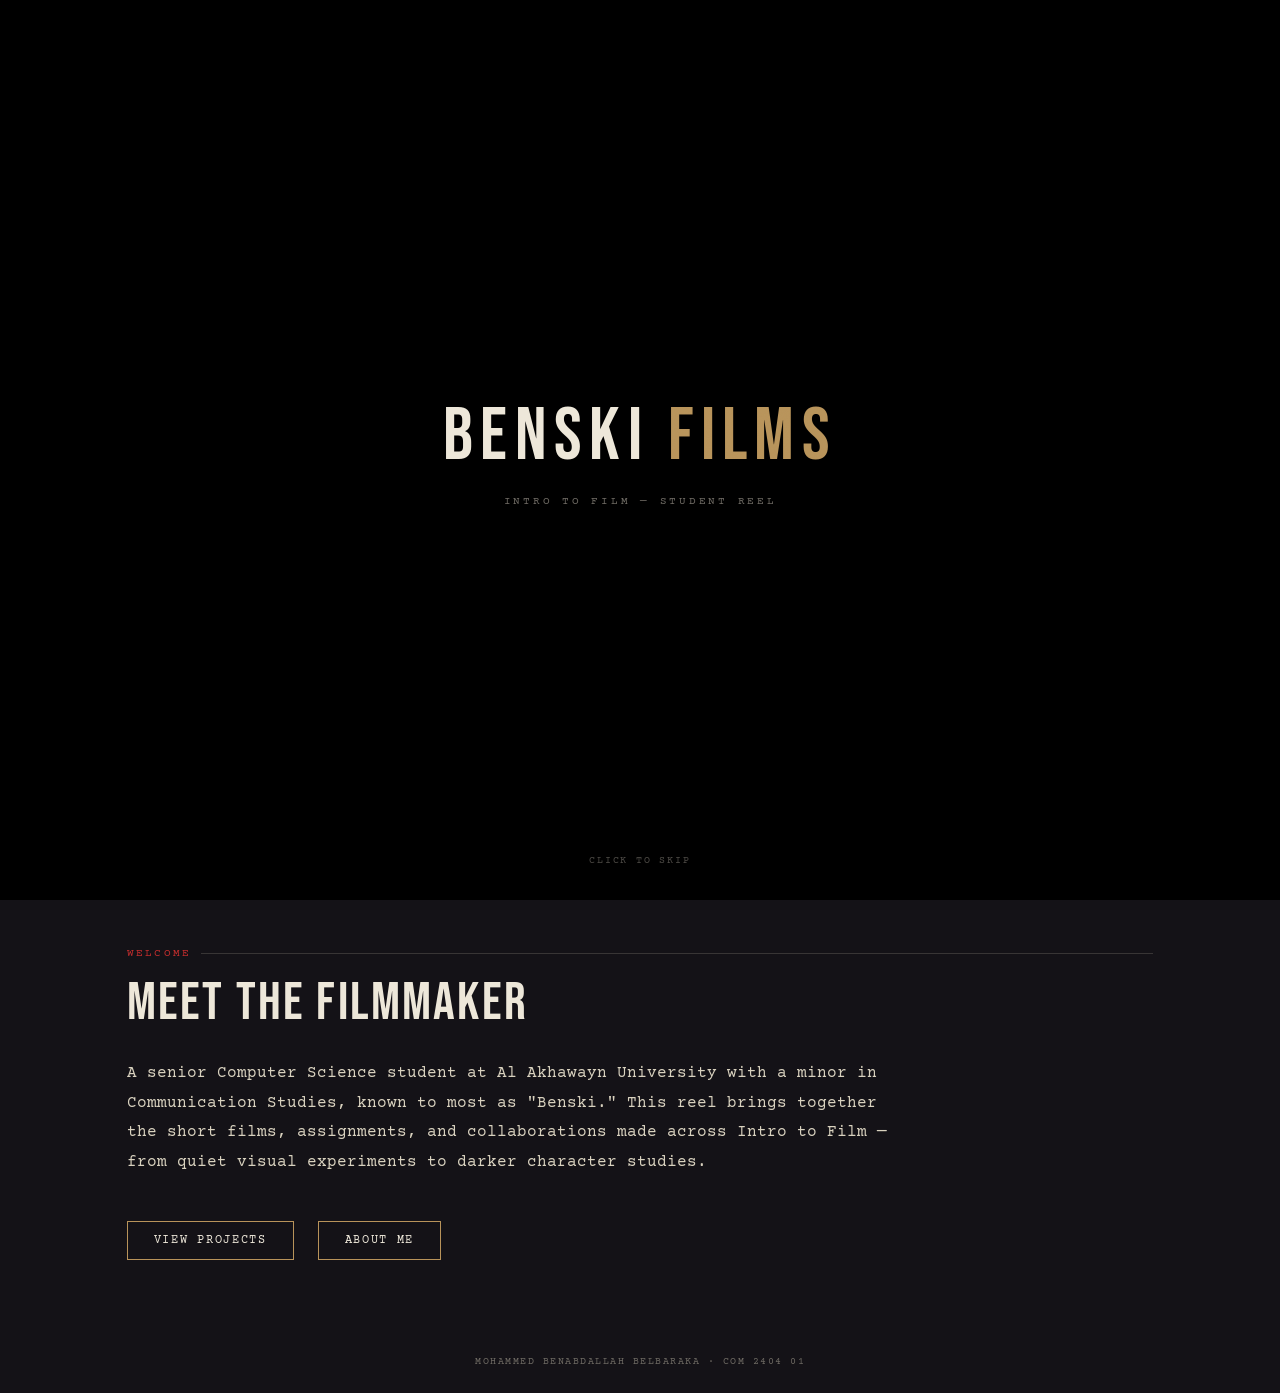
<file: index.html>
<!DOCTYPE html>
<html lang="en">
<head>
<meta charset="UTF-8">
<meta name="viewport" content="width=device-width, initial-scale=1.0">
<title>Mohammed Belbaraka — Film Portfolio</title>
<link rel="preconnect" href="https://fonts.googleapis.com">
<link href="https://fonts.googleapis.com/css2?family=Bebas+Neue&family=Courier+Prime:wght@400;700&display=swap" rel="stylesheet">
<link rel="stylesheet" href="style.css">
</head>
<body>

  <div class="intro-overlay" id="introOverlay">
    <div class="intro-content">
      <div class="intro-title" id="introTitle">BENSKI <span>FILMS</span></div>
      <div class="intro-subtitle" id="introSubtitle">Intro to Film — Student Reel</div>
    </div>
    <div class="intro-skip" id="introSkip">Click to skip</div>
  </div>

  <nav class="nav">
    <a href="index.html" class="nav-logo">BENSKI <span>FILMS</span></a>
    <ul class="nav-links">
      <li><a href="index.html" class="active">Home</a></li>
      <li><a href="about.html">About</a></li>
      <li><a href="projects.html">Projects</a></li>
      <li><a href="contact.html">Contact</a></li>
    </ul>
  </nav>

  <!-- HERO -->
  <div class="hero">
    <div class="hero-bg" id="heroBg">
      <div class="hero-bg-photo" id="heroBgPhoto"></div>
      <div class="hero-bg-overlay"></div>
    </div>

    <div class="lens-wrap">
      <div class="lens" id="lensImg"></div>
      <div class="lens-label">Mohammed "Benski" Belbaraka</div>
    </div>

    <div class="clap-top"></div>

    <div class="slate">
      <h1 class="slate-title">Mohammed Benabdallah Belbaraka</h1>
      <div class="slate-sub">Filmmaker · Cinematographer · Editor</div>

      <div class="slate-fields">
        <div class="field">
          <label>Production</label>
          <div class="val">Faceless</div>
        </div>
        <div class="field">
          <label>Director</label>
          <div class="val">Mohammed Benabdallah Belbaraka</div>
        </div>
        <div class="field">
          <label>Scene / Take</label>
          <div class="val">Student Reel / Take 01</div>
        </div>
        <div class="field">
          <label>Class</label>
          <div class="val">COM 2404 01</div>
        </div>
      </div>
    </div>
  </div>

  <div class="sprockets"></div>

  <!-- INTRO -->
  <section>
    <div class="eyebrow">Welcome</div>
    <h2 class="section-title">Meet the Filmmaker</h2>
    <p class="statement">A senior Computer Science student at Al Akhawayn University with a minor in Communication Studies, known to most as "Benski." This reel brings together the short films, assignments, and collaborations made across Intro to Film — from quiet visual experiments to darker character studies.</p>
    <a href="projects.html" class="btn">View Projects</a>
    <a href="about.html" class="btn" style="margin-left:14px;">About Me</a>
  </section>

  <footer>Mohammed Benabdallah Belbaraka · COM 2404 01</footer>

<script>
(function(){
  const IMAGES = {
    profile: "profile.jpg",
    heroBg: "hero-background.jpg"
  };

  // ---- hero background (finalized) ----
  const heroBgPhoto = document.getElementById('heroBgPhoto');
  heroBgPhoto.style.backgroundImage = `url(${IMAGES.heroBg})`;
  heroBgPhoto.style.backgroundPosition = 'center 30%';

  // ---- profile photo (finalized) ----
  const lensImg = document.getElementById('lensImg');
  lensImg.style.backgroundImage = `url(${IMAGES.profile})`;
  lensImg.style.cursor = 'default';

  // ---- iris-wipe intro reveal ----
  const overlay = document.getElementById('introOverlay');
  const title = document.getElementById('introTitle');
  const subtitle = document.getElementById('introSubtitle');
  const skipLabel = document.getElementById('introSkip');
  const prefersReducedMotion = window.matchMedia('(prefers-reduced-motion: reduce)').matches;

  function endIntro(){
    document.documentElement.style.overflow = '';
    document.body.style.overflow = '';
  }

  if (prefersReducedMotion || !overlay) {
    if (overlay) overlay.remove();
    endIntro();
  } else {
    document.documentElement.style.overflow = 'hidden';
    document.body.style.overflow = 'hidden';

    let done = false;

    function reveal(fast){
      if (done) return;
      done = true;
      title.classList.remove('intro-title-visible');
      subtitle.classList.remove('intro-title-visible');
      skipLabel.classList.remove('intro-title-visible');
      if (fast) overlay.classList.add('intro-fast');
      overlay.classList.add('intro-reveal');
      const duration = fast ? 500 : 1150;
      setTimeout(() => {
        overlay.classList.add('intro-hidden');
        endIntro();
        overlay.remove();
      }, duration + 30);
    }

    overlay.addEventListener('click', () => reveal(true));

    requestAnimationFrame(() => {
      setTimeout(() => {
        title.classList.add('intro-title-visible');
        subtitle.classList.add('intro-title-visible');
        skipLabel.classList.add('intro-title-visible');
      }, 120);
    });

    setTimeout(() => reveal(false), 1400);
  }
})();
</script>
</body>
</html>
</file>
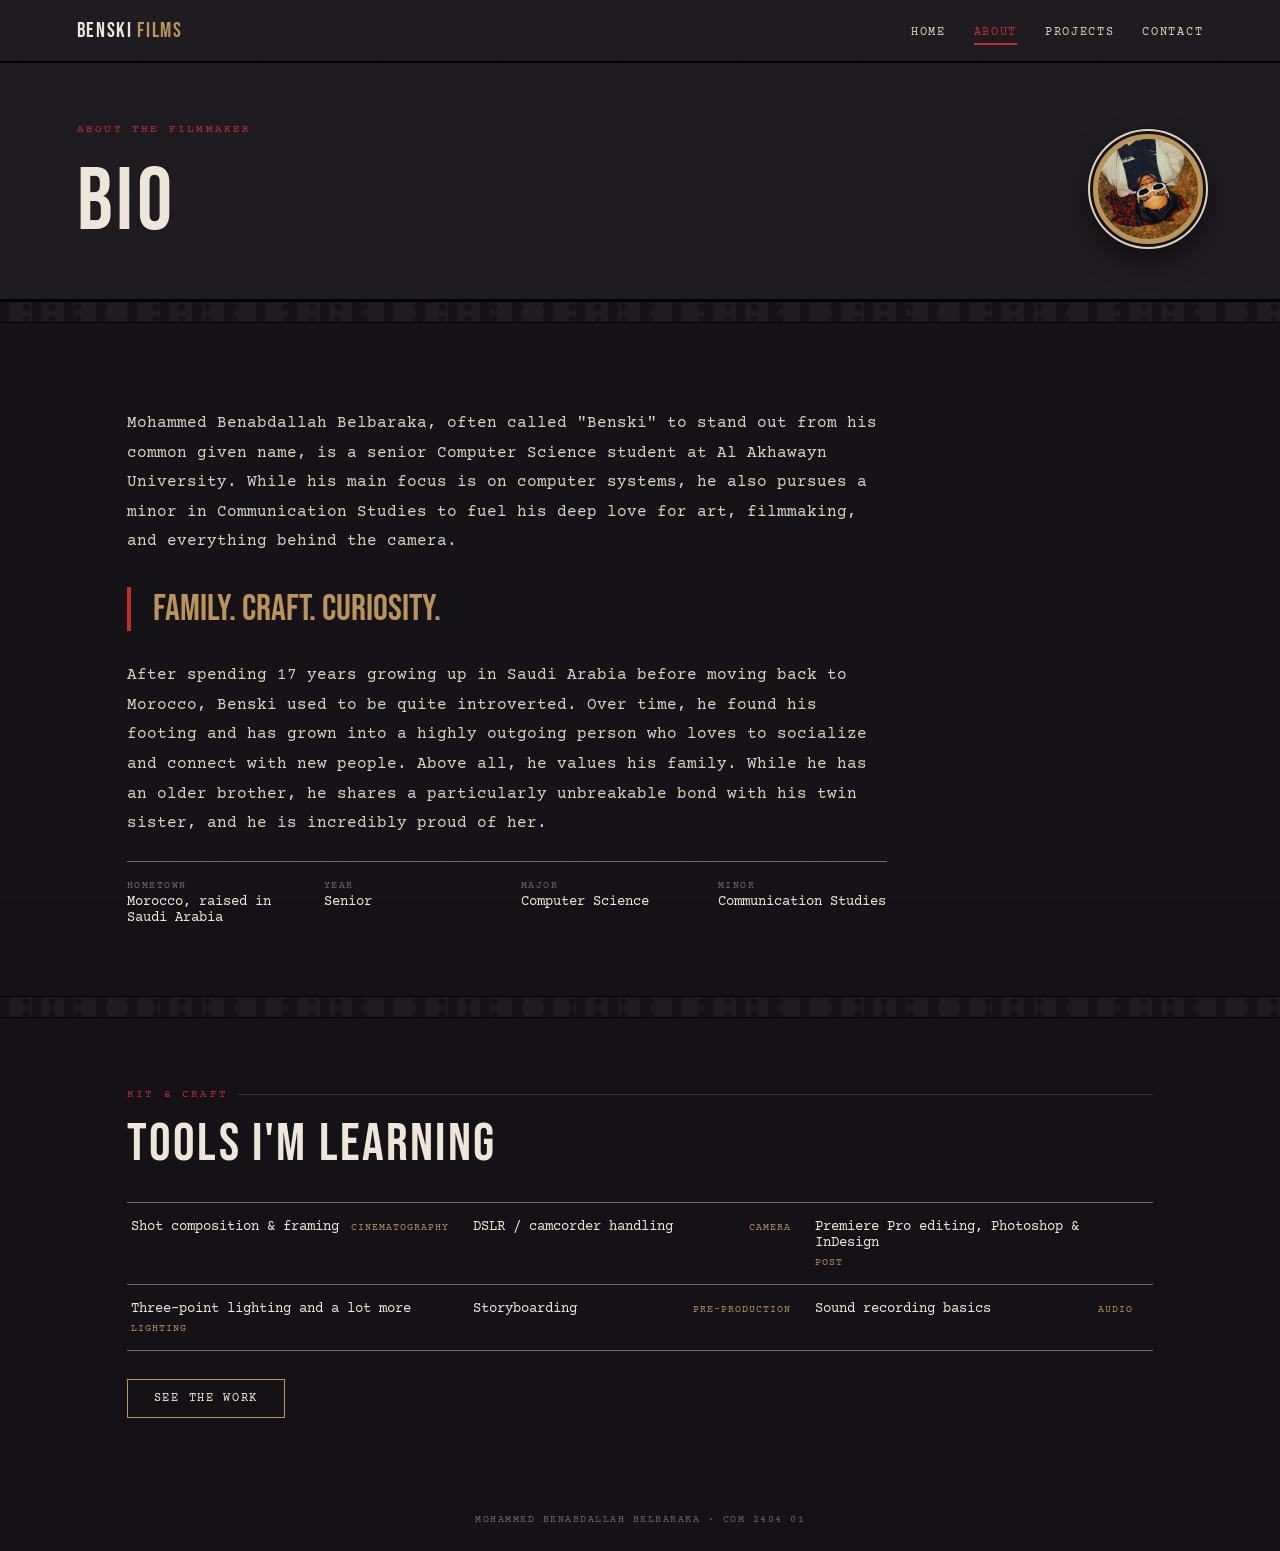
<file: about.html>
<!DOCTYPE html>
<html lang="en">
<head>
<meta charset="UTF-8">
<meta name="viewport" content="width=device-width, initial-scale=1.0">
<title>About — Mohammed Belbaraka</title>
<link rel="preconnect" href="https://fonts.googleapis.com">
<link href="https://fonts.googleapis.com/css2?family=Bebas+Neue&family=Courier+Prime:wght@400;700&display=swap" rel="stylesheet">
<link rel="stylesheet" href="style.css">
</head>
<body>

  <nav class="nav">
    <a href="index.html" class="nav-logo">BENSKI <span>FILMS</span></a>
    <ul class="nav-links">
      <li><a href="index.html">Home</a></li>
      <li><a href="about.html" class="active">About</a></li>
      <li><a href="projects.html">Projects</a></li>
      <li><a href="contact.html">Contact</a></li>
    </ul>
  </nav>

  <div class="page-header" style="display:flex; align-items:center; justify-content:space-between; flex-wrap:wrap; gap:24px;">
    <div>
      <div class="eyebrow">About the Filmmaker</div>
      <h1>Bio</h1>
    </div>
    <div class="lens" id="lensImg" style="width:110px; height:110px; flex-shrink:0;"></div>
  </div>

  <div class="sprockets"></div>

  <section>
    <p class="statement">Mohammed Benabdallah Belbaraka, often called "Benski" to stand out from his common given name, is a senior Computer Science student at Al Akhawayn University. While his main focus is on computer systems, he also pursues a minor in Communication Studies to fuel his deep love for art, filmmaking, and everything behind the camera.</p>

    <div class="pull-quote">Family. Craft. Curiosity.</div>

    <p class="statement">After spending 17 years growing up in Saudi Arabia before moving back to Morocco, Benski used to be quite introverted. Over time, he found his footing and has grown into a highly outgoing person who loves to socialize and connect with new people. Above all, he values his family. While he has an older brother, he shares a particularly unbreakable bond with his twin sister, and he is incredibly proud of her.</p>

    <div class="slate-fields" style="border-top:1px solid var(--slate); margin-top:22px; padding-top:18px; max-width:760px;">
      <div class="field">
        <label>Hometown</label>
        <div class="val">Morocco, raised in Saudi Arabia</div>
      </div>
      <div class="field">
        <label>Year</label>
        <div class="val">Senior</div>
      </div>
      <div class="field">
        <label>Major</label>
        <div class="val">Computer Science</div>
      </div>
      <div class="field">
        <label>Minor</label>
        <div class="val">Communication Studies</div>
      </div>
    </div>
  </section>

  <div class="sprockets"></div>

  <section>
    <div class="eyebrow">Kit &amp; Craft</div>
    <h2 class="section-title">Tools I'm Learning</h2>
    <div class="gear-list">
      <div class="gear-item"><span class="g-name">Shot composition &amp; framing</span><span class="g-tag">Cinematography</span></div>
      <div class="gear-item"><span class="g-name">DSLR / camcorder handling</span><span class="g-tag">Camera</span></div>
      <div class="gear-item"><span class="g-name">Premiere Pro editing, Photoshop &amp; InDesign</span><span class="g-tag">Post</span></div>
      <div class="gear-item"><span class="g-name">Three-point lighting and a lot more</span><span class="g-tag">Lighting</span></div>
      <div class="gear-item"><span class="g-name">Storyboarding</span><span class="g-tag">Pre-production</span></div>
      <div class="gear-item"><span class="g-name">Sound recording basics</span><span class="g-tag">Audio</span></div>
    </div>
    <a href="projects.html" class="btn">See the Work</a>
  </section>

  <footer>Mohammed Benabdallah Belbaraka · COM 2404 01</footer>

  <script>
  (function(){
    const lensImg = document.getElementById('lensImg');
    lensImg.style.backgroundImage = `url(profile.jpg)`;
    lensImg.style.cursor = 'default';
  })();
  </script>

</body>
</html>
</file>
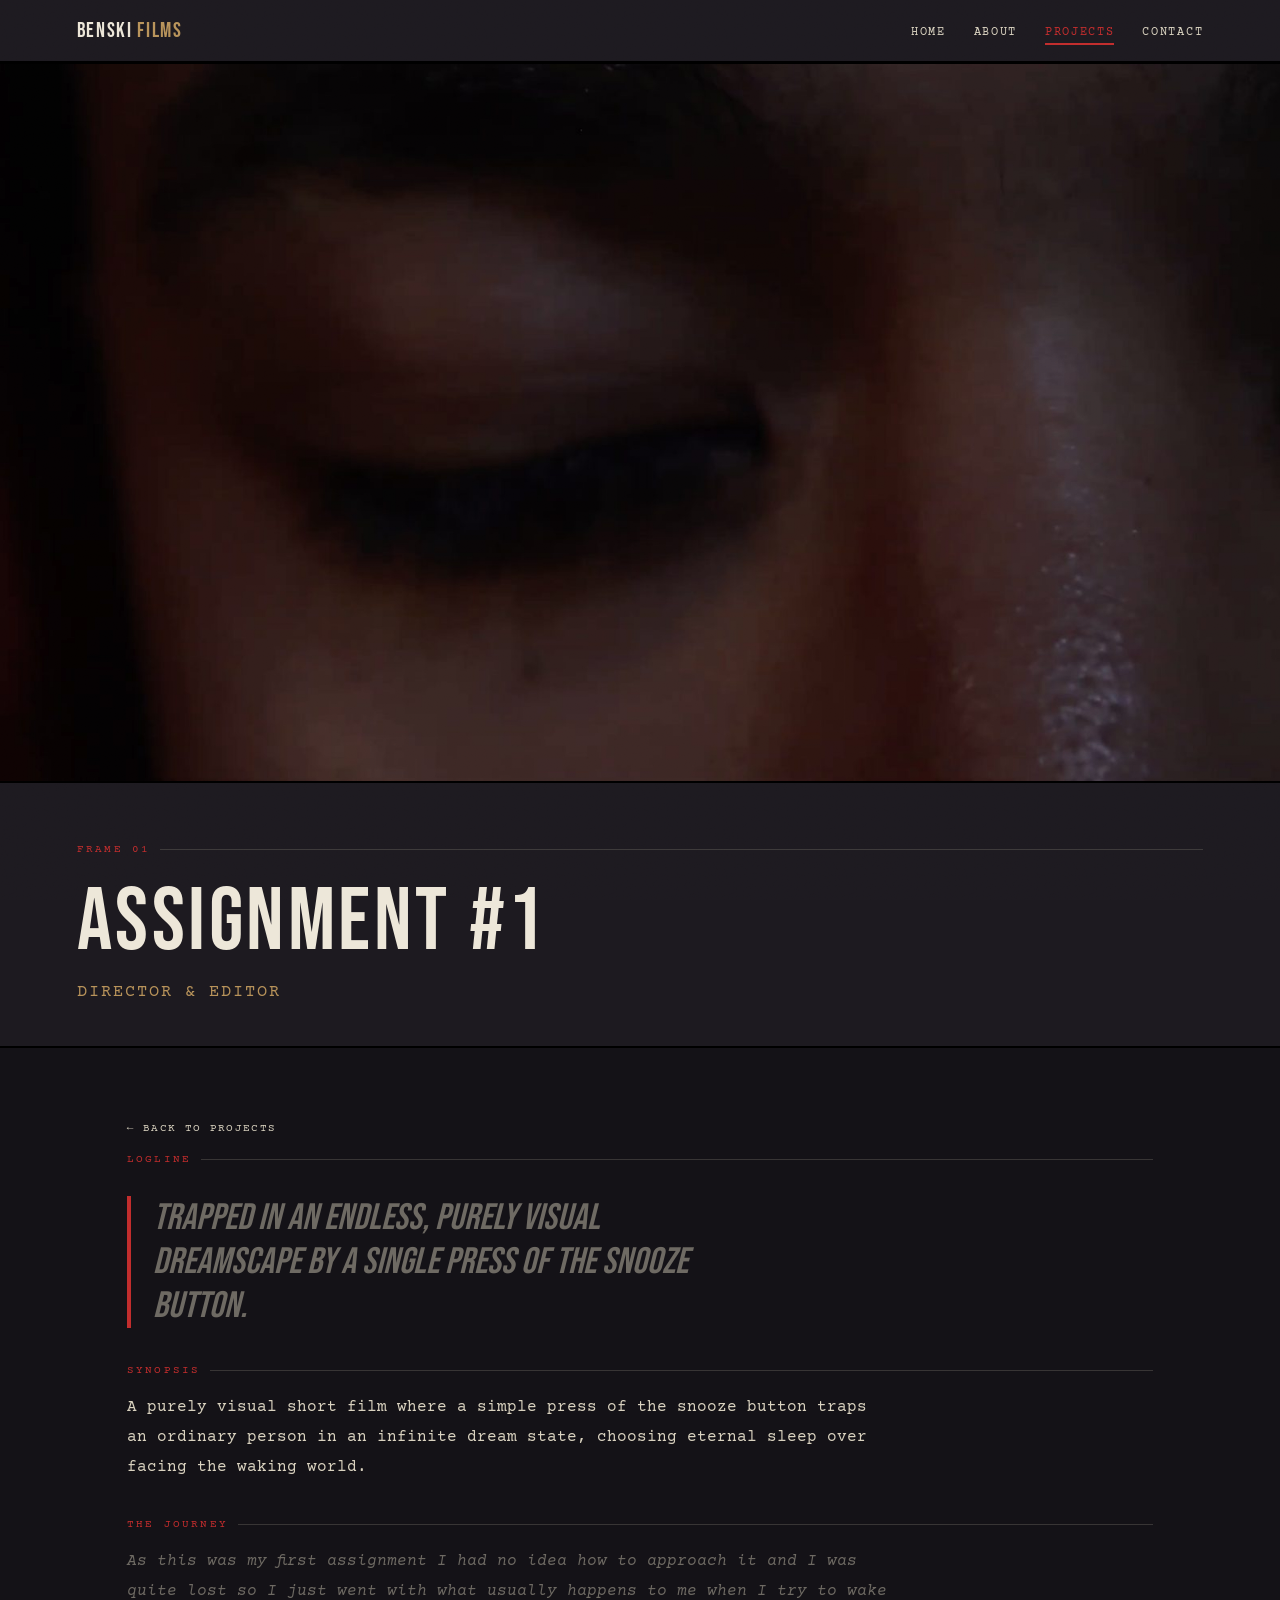
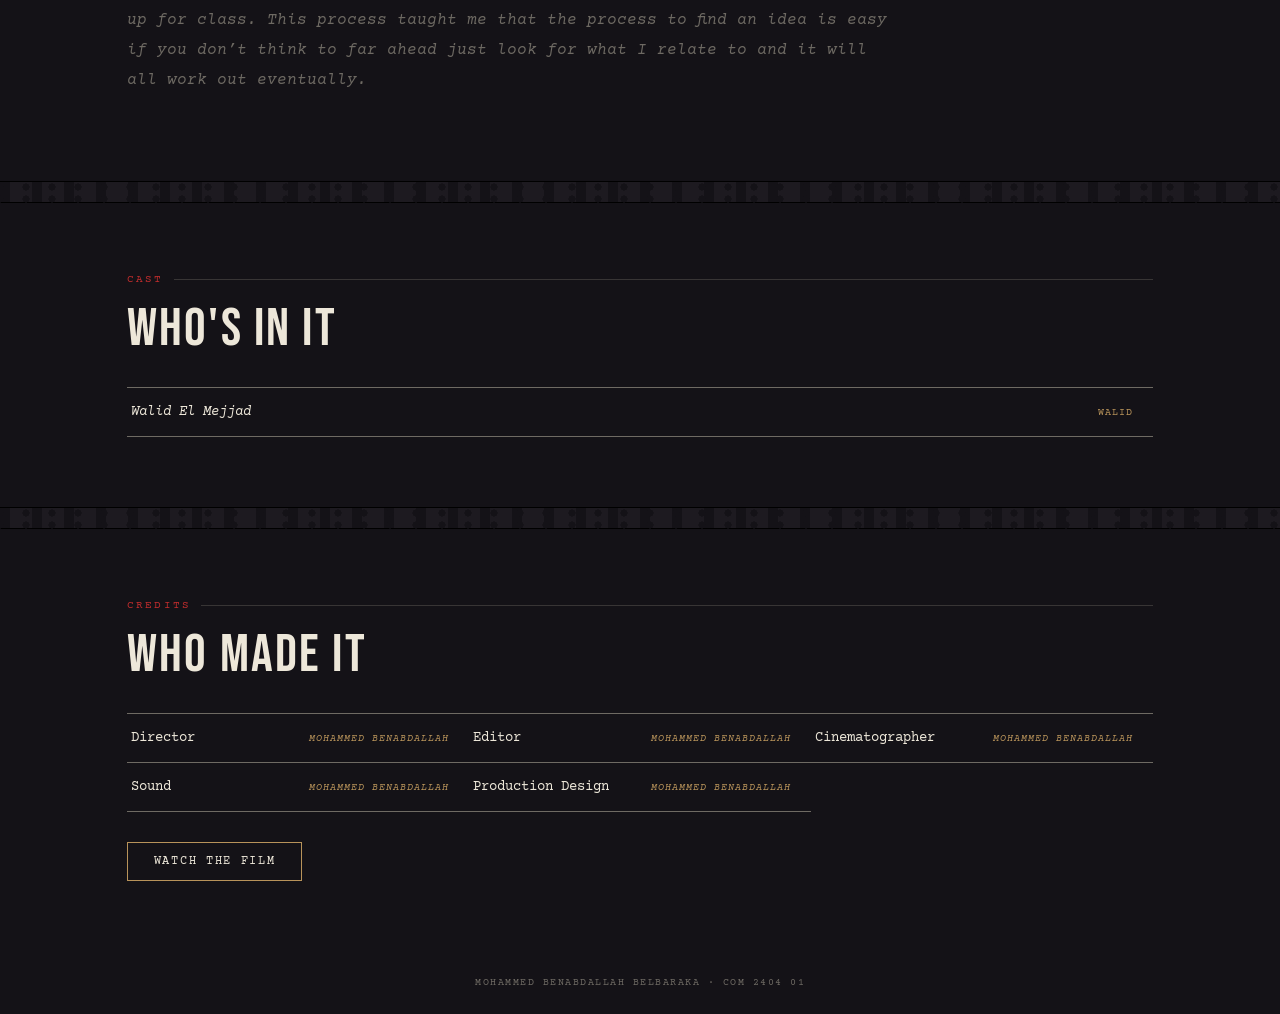
<file: assignment-1.html>
<!DOCTYPE html>
<html lang="en">
<head>
<meta charset="UTF-8">
<meta name="viewport" content="width=device-width, initial-scale=1.0">
<title>Assignment #1 — Mohammed Belbaraka</title>
<link rel="preconnect" href="https://fonts.googleapis.com">
<link href="https://fonts.googleapis.com/css2?family=Bebas+Neue&family=Courier+Prime:wght@400;700&display=swap" rel="stylesheet">
<link rel="stylesheet" href="style.css">
</head>
<body>

  <nav class="nav">
    <a href="index.html" class="nav-logo">BENSKI <span>FILMS</span></a>
    <ul class="nav-links">
      <li><a href="index.html">Home</a></li>
      <li><a href="about.html">About</a></li>
      <li><a href="projects.html" class="active">Projects</a></li>
      <li><a href="contact.html">Contact</a></li>
    </ul>
  </nav>

  <div class="film-hero-img" style="background-image:url('still-01.jpg');"></div>

  <div class="page-header">
    <div class="eyebrow">Frame 01</div>
    <h1>Assignment #1</h1>
    <div class="slate-sub" style="margin-top:8px;">Director &amp; Editor</div>
  </div>

  <section>
    <a href="projects.html" class="back-link">&larr; Back to Projects</a>

    <div class="eyebrow">Logline</div>
    <div class="pull-quote placeholder-text">Trapped in an endless, purely visual dreamscape by a single press of the snooze button.</div>

    <div class="eyebrow" style="margin-top:36px;">Synopsis</div>
    <p class="statement">A purely visual short film where a simple press of the snooze button traps an ordinary person in an infinite dream state, choosing eternal sleep over facing the waking world.</p>

    <div class="eyebrow" style="margin-top:36px;">The Journey</div>
    <p class="statement placeholder-text">As this was my first assignment I had no idea how to approach it and I was quite lost so I just went with what usually happens to me when I try to wake up for class. This process taught me that the process to find an idea is easy if you don’t think to far ahead just look for what I relate to and it will all work out eventually.</p>
  </section>

  <div class="sprockets"></div>

  <section>
    <div class="eyebrow">Cast</div>
    <h2 class="section-title">Who's In It</h2>
    <div class="gear-list">
      <div class="gear-item"><span class="g-name placeholder-text">Walid El Mejjad</span><span class="g-tag">Walid</span></div>
    </div>
  </section>

  <div class="sprockets"></div>

  <section>
    <div class="eyebrow">Credits</div>
    <h2 class="section-title">Who Made It</h2>
    <div class="gear-list">
      <div class="gear-item"><span class="g-name">Director</span><span class="g-tag placeholder-text">Mohammed Benabdallah</span></div>
      <div class="gear-item"><span class="g-name">Editor</span><span class="g-tag placeholder-text">Mohammed Benabdallah</span></div>
      <div class="gear-item"><span class="g-name">Cinematographer</span><span class="g-tag placeholder-text">Mohammed Benabdallah</span></div>
      <div class="gear-item"><span class="g-name">Sound</span><span class="g-tag placeholder-text">Mohammed Benabdallah</span></div>
      <div class="gear-item"><span class="g-name">Production Design</span><span class="g-tag placeholder-text">Mohammed Benabdallah</span></div>
      
    </div>

    <a href="https://youtu.be/NsbF_be0ybw" class="btn" style="margin-top:30px;" target="_blank" rel="noopener"><https://youtu.be/NsbF_be0ybw>Watch the Film</a>
  </section>

  <footer>Mohammed Benabdallah Belbaraka · COM 2404 01</footer>

</body>
</html>
</file>
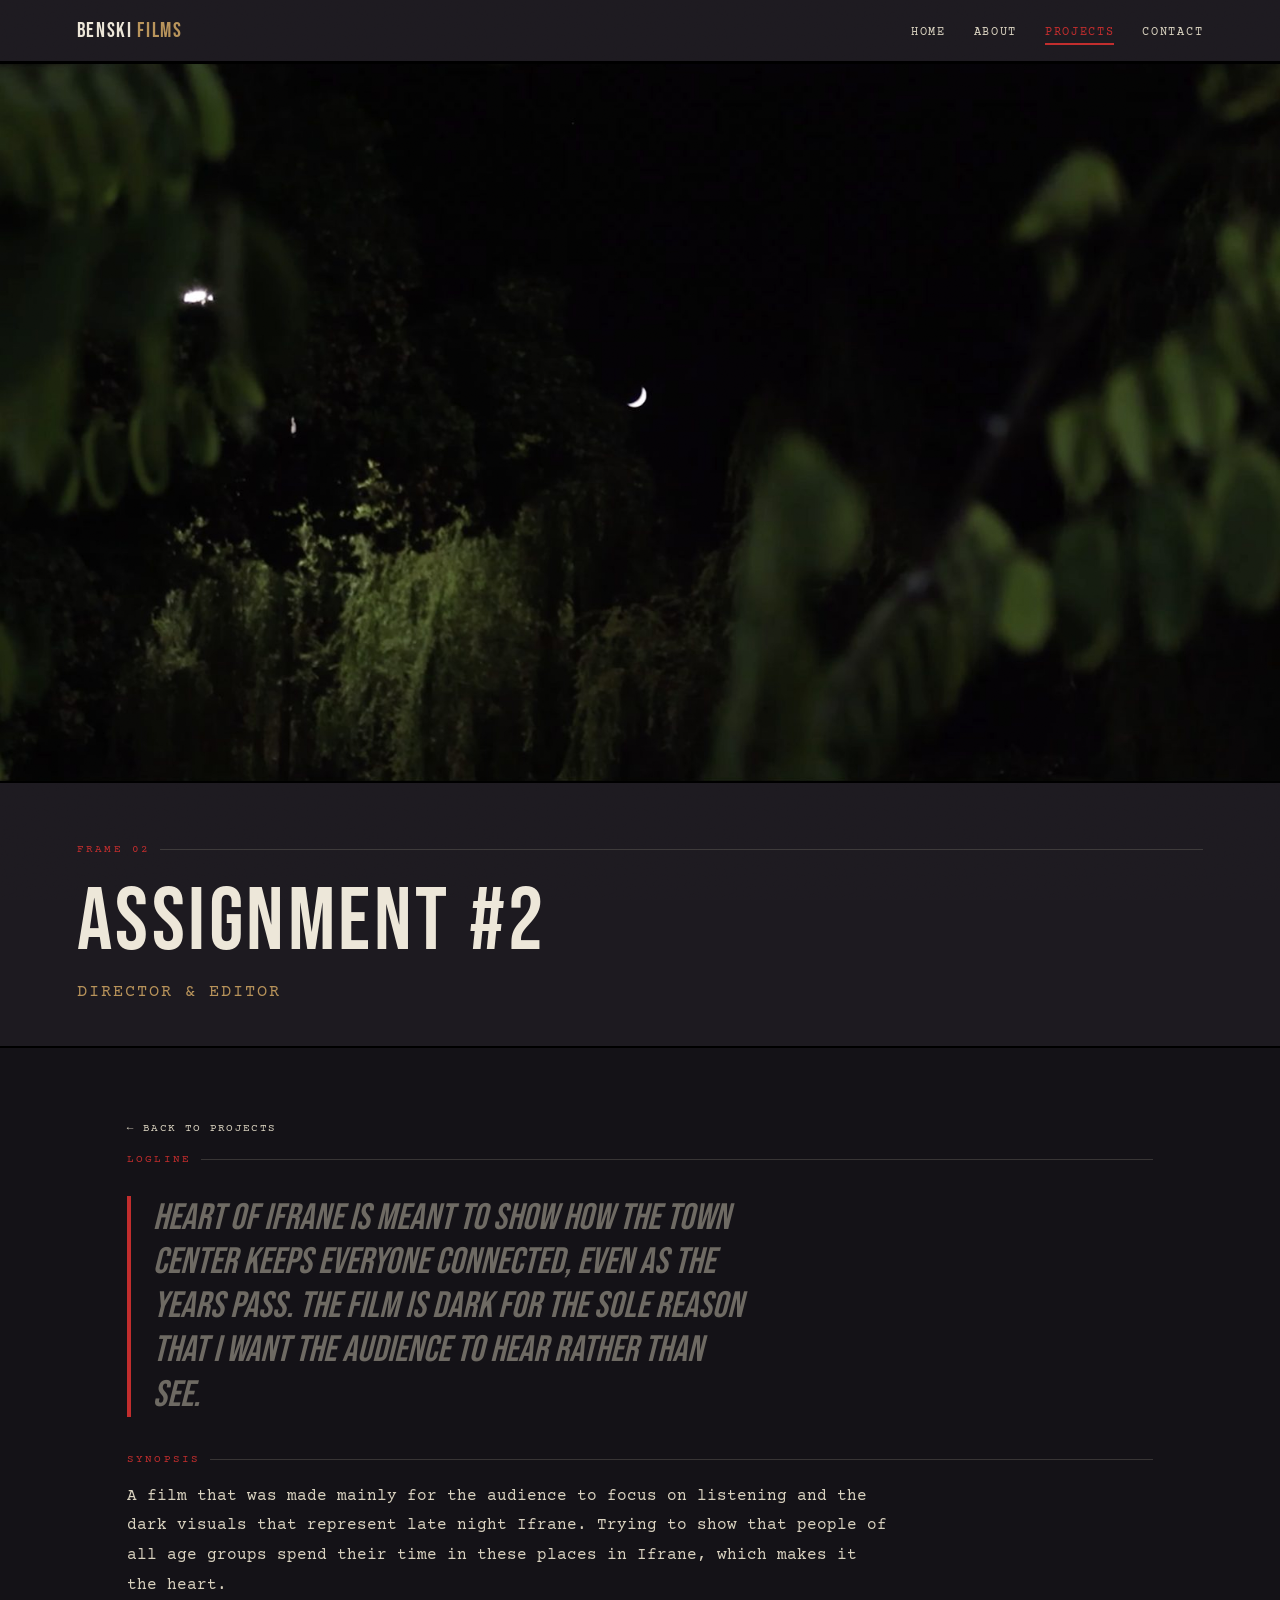
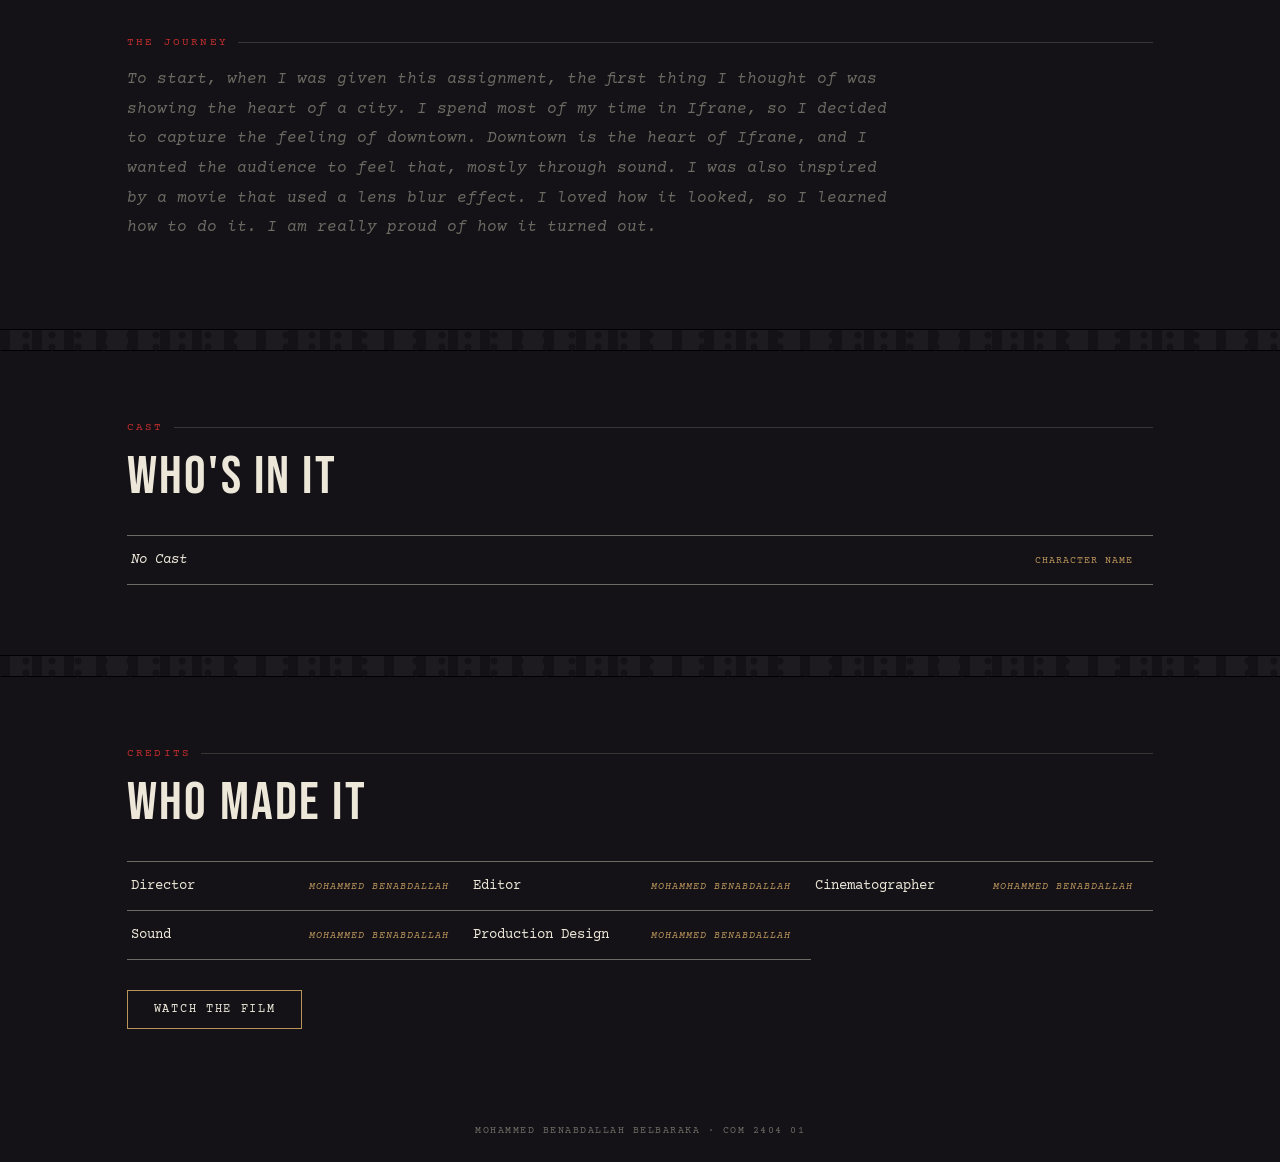
<file: assignment-2.html>
<!DOCTYPE html>
<html lang="en">
<head>
<meta charset="UTF-8">
<meta name="viewport" content="width=device-width, initial-scale=1.0">
<title>Assignment #2 — Mohammed Belbaraka</title>
<link rel="preconnect" href="https://fonts.googleapis.com">
<link href="https://fonts.googleapis.com/css2?family=Bebas+Neue&family=Courier+Prime:wght@400;700&display=swap" rel="stylesheet">
<link rel="stylesheet" href="style.css">
</head>
<body>

  <nav class="nav">
    <a href="index.html" class="nav-logo">BENSKI <span>FILMS</span></a>
    <ul class="nav-links">
      <li><a href="index.html">Home</a></li>
      <li><a href="about.html">About</a></li>
      <li><a href="projects.html" class="active">Projects</a></li>
      <li><a href="contact.html">Contact</a></li>
    </ul>
  </nav>

  <div class="film-hero-img" style="background-image:url('still-02.jpg');"></div>

  <div class="page-header">
    <div class="eyebrow">Frame 02</div>
    <h1>Assignment #2</h1>
    <div class="slate-sub" style="margin-top:8px;">Director &amp; Editor</div>
  </div>

  <section>
    <a href="projects.html" class="back-link">&larr; Back to Projects</a>

    <div class="eyebrow">Logline</div>
    <div class="pull-quote placeholder-text">Heart of Ifrane is meant to show how the town center keeps everyone connected, even as the years pass. The film is dark for the sole reason that I want the audience to hear rather than see.</div>

    <div class="eyebrow" style="margin-top:36px;">Synopsis</div>
    <p class="statement">A film that was made mainly for the audience to focus on listening and the dark visuals that represent late night Ifrane. Trying to show that people of all age groups spend their time in these places in Ifrane, which makes it the heart.</p>

    <div class="eyebrow" style="margin-top:36px;">The Journey</div>
    <p class="statement placeholder-text">To start, when I was given this assignment, the first thing I thought of was showing the heart of a city. I spend most of my time in Ifrane, so I decided to capture the feeling of downtown. Downtown is the heart of Ifrane, and I wanted the audience to feel that, mostly through sound. I was also inspired by a movie that used a lens blur effect. I loved how it looked, so I learned how to do it. I am really proud of how it turned out.</p>
  </section>

  <div class="sprockets"></div>

  <section>
    <div class="eyebrow">Cast</div>
    <h2 class="section-title">Who's In It</h2>
    <div class="gear-list">
      <div class="gear-item"><span class="g-name placeholder-text">No Cast</span><span class="g-tag">Character Name</span></div>
    </div>
  </section>

  <div class="sprockets"></div>

  <section>
    <div class="eyebrow">Credits</div>
    <h2 class="section-title">Who Made It</h2>
    <div class="gear-list">
      <div class="gear-item"><span class="g-name">Director</span><span class="g-tag placeholder-text">Mohammed Benabdallah</span></div>
      <div class="gear-item"><span class="g-name">Editor</span><span class="g-tag placeholder-text">Mohammed Benabdallah</span></div>
      <div class="gear-item"><span class="g-name">Cinematographer</span><span class="g-tag placeholder-text">Mohammed Benabdallah</span></div>
      <div class="gear-item"><span class="g-name">Sound</span><span class="g-tag placeholder-text">Mohammed Benabdallah</span></div>
      <div class="gear-item"><span class="g-name">Production Design</span><span class="g-tag placeholder-text">Mohammed Benabdallah</span></div>
    </div>

    <a href="https://youtu.be/GAsorhRPjwg" class="btn" style="margin-top:30px;" target="_blank" rel="noopener"><!-- TODO: paste the video link for "Assignment #2" here -->Watch the Film</a>
  </section>

  <footer>Mohammed Benabdallah Belbaraka · COM 2404 01</footer>

</body>
</html>
</file>
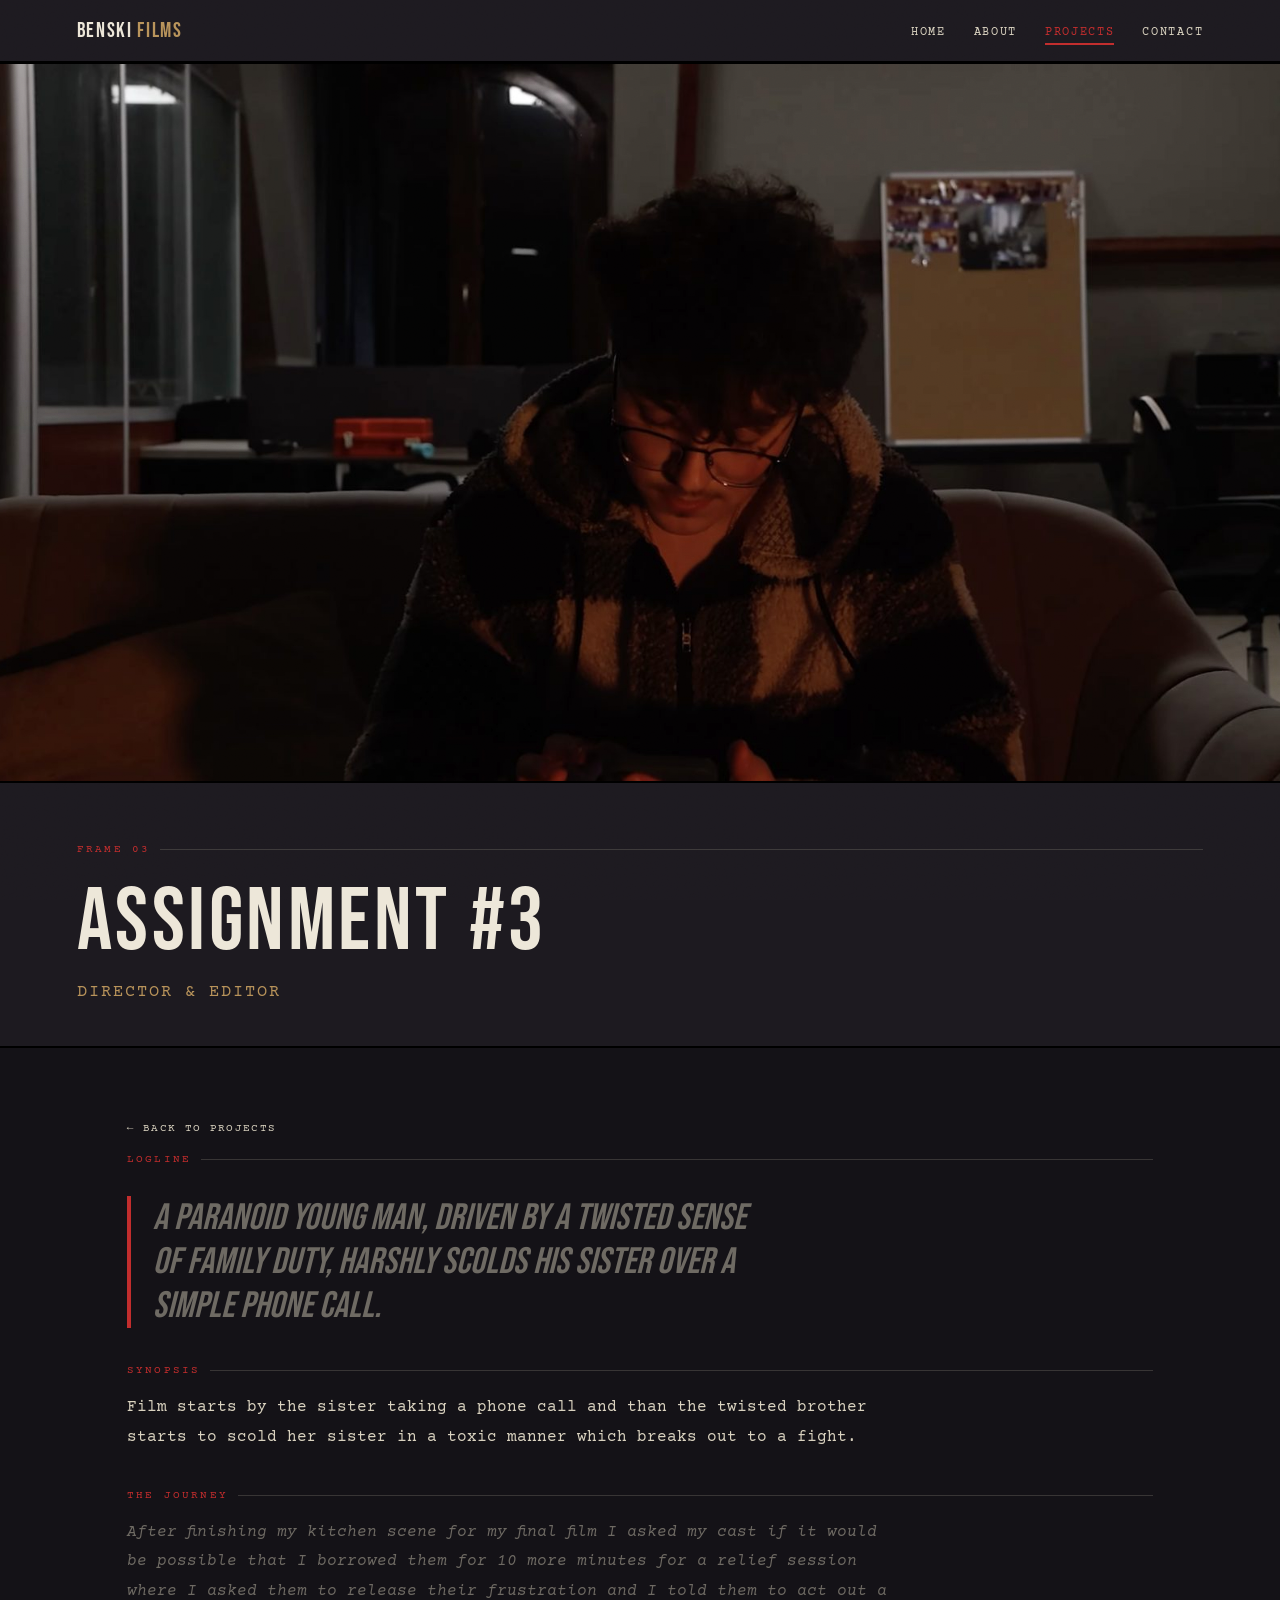
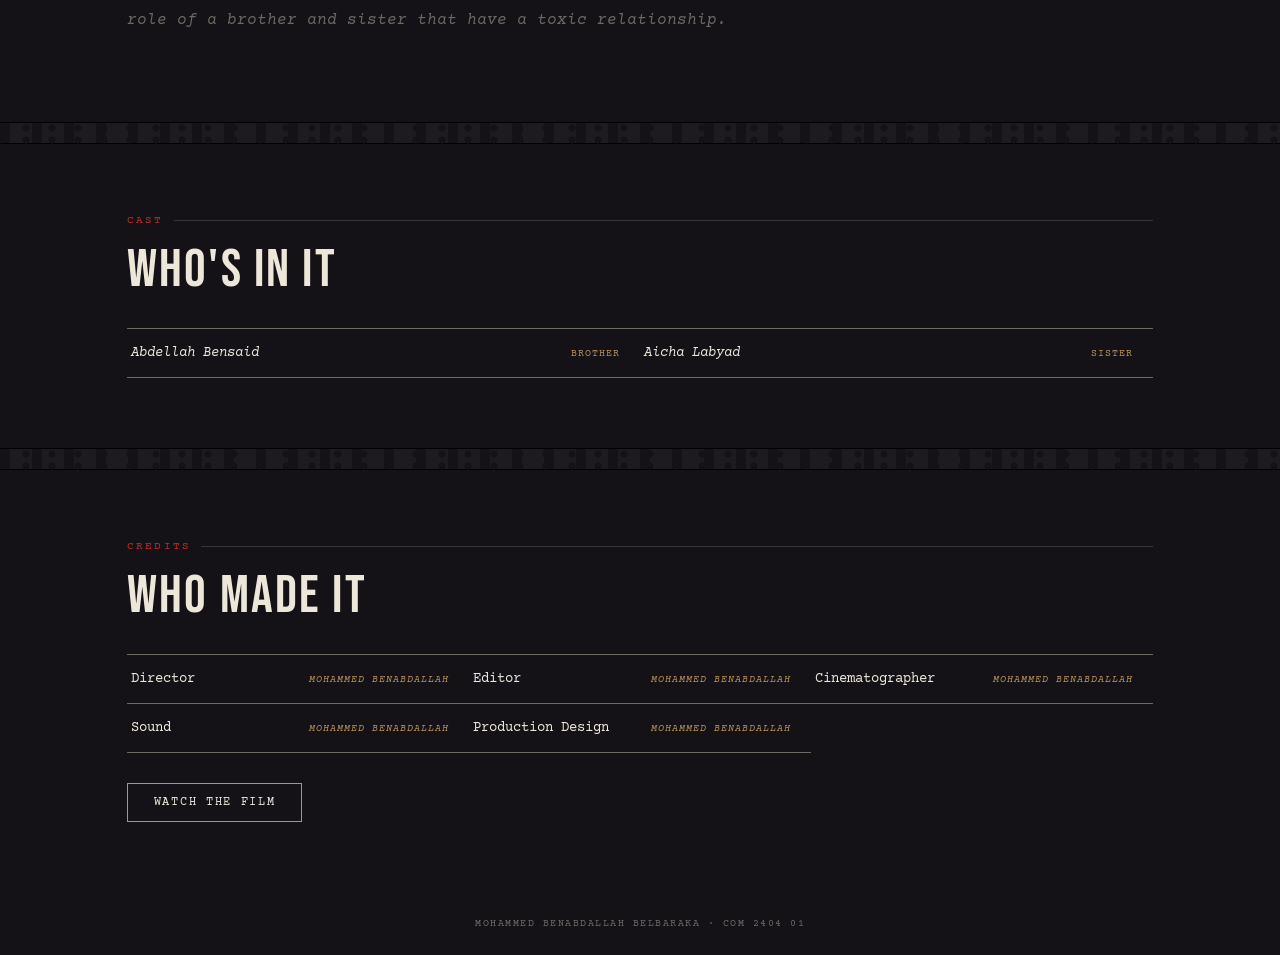
<file: assignment-3.html>
<!DOCTYPE html>
<html lang="en">
<head>
<meta charset="UTF-8">
<meta name="viewport" content="width=device-width, initial-scale=1.0">
<title>Assignment #3 — Mohammed Belbaraka</title>
<link rel="preconnect" href="https://fonts.googleapis.com">
<link href="https://fonts.googleapis.com/css2?family=Bebas+Neue&family=Courier+Prime:wght@400;700&display=swap" rel="stylesheet">
<link rel="stylesheet" href="style.css">
</head>
<body>

  <nav class="nav">
    <a href="index.html" class="nav-logo">BENSKI <span>FILMS</span></a>
    <ul class="nav-links">
      <li><a href="index.html">Home</a></li>
      <li><a href="about.html">About</a></li>
      <li><a href="projects.html" class="active">Projects</a></li>
      <li><a href="contact.html">Contact</a></li>
    </ul>
  </nav>

  <div class="film-hero-img" style="background-image:url('still-03.jpg');"></div>

  <div class="page-header">
    <div class="eyebrow">Frame 03</div>
    <h1>Assignment #3</h1>
    <div class="slate-sub" style="margin-top:8px;">Director &amp; Editor</div>
  </div>

  <section>
    <a href="projects.html" class="back-link">&larr; Back to Projects</a>

    <div class="eyebrow">Logline</div>
    <div class="pull-quote placeholder-text">A paranoid young man, driven by a twisted sense of family duty, harshly scolds his sister over a simple phone call.</div>

    <div class="eyebrow" style="margin-top:36px;">Synopsis</div>
    <p class="statement">Film starts by the sister taking a phone call and than the twisted brother starts to scold her sister in a toxic manner which breaks out to a fight.</p>

    <div class="eyebrow" style="margin-top:36px;">The Journey</div>
    <p class="statement placeholder-text">After finishing my kitchen scene for my final film I asked my cast if it would be possible that I borrowed them for 10 more minutes for a relief session where I asked them to release their frustration and I told them to act out a role of a brother and sister that have a toxic relationship.</p>
  </section>

  <div class="sprockets"></div>

  <section>
    <div class="eyebrow">Cast</div>
    <h2 class="section-title">Who's In It</h2>
    <div class="gear-list">
      <div class="gear-item"><span class="g-name placeholder-text">Abdellah Bensaid</span><span class="g-tag">Brother</span></div>
      <div class="gear-item"><span class="g-name placeholder-text">Aicha Labyad</span><span class="g-tag">Sister</span></div>
    </div>
  </section>

  <div class="sprockets"></div>

  <section>
    <div class="eyebrow">Credits</div>
    <h2 class="section-title">Who Made It</h2>
    <div class="gear-list">
      <div class="gear-item"><span class="g-name">Director</span><span class="g-tag placeholder-text">Mohammed Benabdallah</span></div>
      <div class="gear-item"><span class="g-name">Editor</span><span class="g-tag placeholder-text">Mohammed Benabdallah</span></div>
      <div class="gear-item"><span class="g-name">Cinematographer</span><span class="g-tag placeholder-text">Mohammed Benabdallah</span></div>
      <div class="gear-item"><span class="g-name">Sound</span><span class="g-tag placeholder-text">Mohammed Benabdallah</span></div>
      <div class="gear-item"><span class="g-name">Production Design</span><span class="g-tag placeholder-text">Mohammed Benabdallah</span></div>
    </div>

    <a href="https://youtu.be/eTb8swT9n8k" class="btn" style="margin-top:30px;" target="_blank" rel="noopener"><!-- TODO: paste the video link for "Assignment #3" here -->Watch the Film</a>
  </section>

  <footer>Mohammed Benabdallah Belbaraka · COM 2404 01</footer>

</body>
</html>
</file>
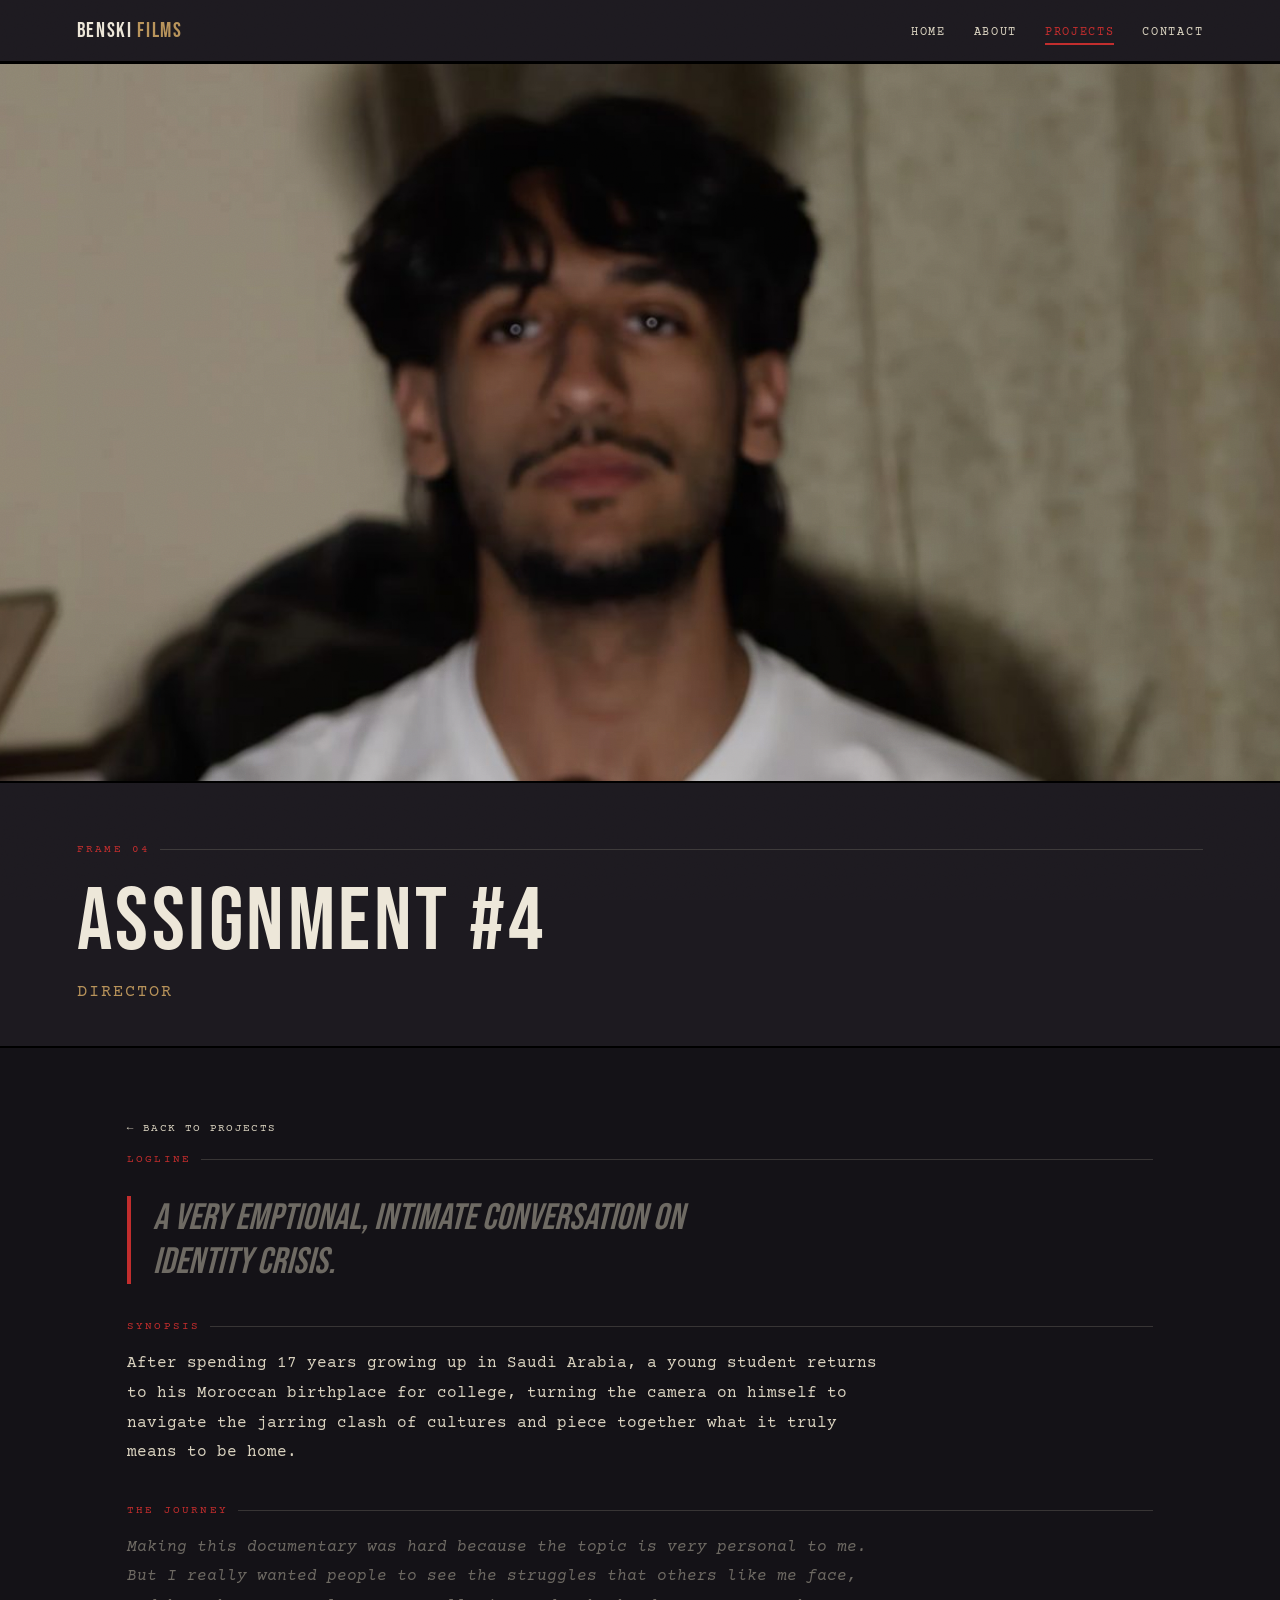
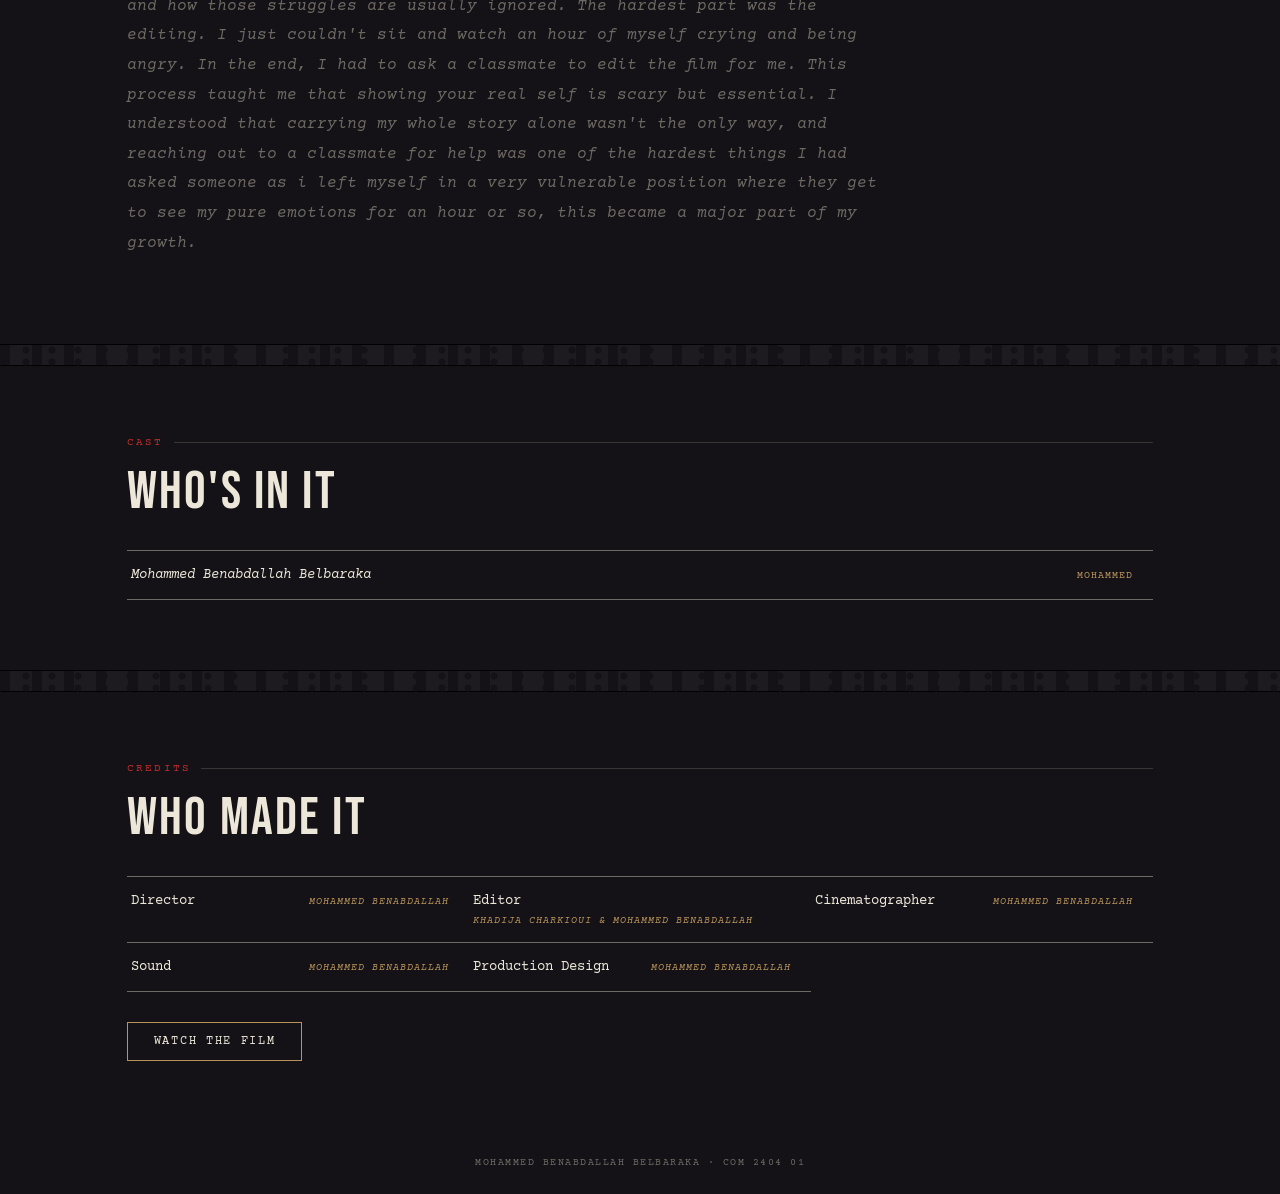
<file: assignment-4.html>
<!DOCTYPE html>
<html lang="en">
<head>
<meta charset="UTF-8">
<meta name="viewport" content="width=device-width, initial-scale=1.0">
<title>Assignment #4 — Mohammed Belbaraka</title>
<link rel="preconnect" href="https://fonts.googleapis.com">
<link href="https://fonts.googleapis.com/css2?family=Bebas+Neue&family=Courier+Prime:wght@400;700&display=swap" rel="stylesheet">
<link rel="stylesheet" href="style.css">
</head>
<body>

  <nav class="nav">
    <a href="index.html" class="nav-logo">BENSKI <span>FILMS</span></a>
    <ul class="nav-links">
      <li><a href="index.html">Home</a></li>
      <li><a href="about.html">About</a></li>
      <li><a href="projects.html" class="active">Projects</a></li>
      <li><a href="contact.html">Contact</a></li>
    </ul>
  </nav>

  <div class="film-hero-img" style="background-image:url('still-04.jpg');"></div>

  <div class="page-header">
    <div class="eyebrow">Frame 04</div>
    <h1>Assignment #4</h1>
    <div class="slate-sub" style="margin-top:8px;">Director</div>
  </div>

  <section>
    <a href="projects.html" class="back-link">&larr; Back to Projects</a>

    <div class="eyebrow">Logline</div>
    <div class="pull-quote placeholder-text">A very emptional, intimate conversation on identity crisis.</div>

    <div class="eyebrow" style="margin-top:36px;">Synopsis</div>
    <p class="statement">After spending 17 years growing up in Saudi Arabia, a young student returns to his Moroccan birthplace for college, turning the camera on himself to navigate the jarring clash of cultures and piece together what it truly means to be home.</p>

    <div class="eyebrow" style="margin-top:36px;">The Journey</div>
    <p class="statement placeholder-text">Making this documentary was hard because the topic is very personal to me. But I really wanted people to see the struggles that others like me face, and how those struggles are usually ignored. The hardest part was the editing. I just couldn't sit and watch an hour of myself crying and being angry. In the end, I had to ask a classmate to edit the film for me. This process taught me that showing your real self is scary but essential. I understood that carrying my whole story alone wasn't the only way, and reaching out to a classmate for help was one of the hardest things I had asked someone as i left myself in a very vulnerable position where they get to see my pure emotions for an hour or so, this became a major part of my growth.</p>
  </section>

  <div class="sprockets"></div>

  <section>
    <div class="eyebrow">Cast</div>
    <h2 class="section-title">Who's In It</h2>
    <div class="gear-list">
      <div class="gear-item"><span class="g-name placeholder-text">Mohammed Benabdallah Belbaraka</span><span class="g-tag">Mohammed</span></div>
      

    </div>
  </section>

  <div class="sprockets"></div>

  <section>
    <div class="eyebrow">Credits</div>
    <h2 class="section-title">Who Made It</h2>
    <div class="gear-list">
      <div class="gear-item"><span class="g-name">Director</span><span class="g-tag placeholder-text">Mohammed Benabdallah</span></div>
      <div class="gear-item"><span class="g-name">Editor</span><span class="g-tag placeholder-text">Khadija Charkioui & Mohammed Benabdallah</span></div>
      <div class="gear-item"><span class="g-name">Cinematographer</span><span class="g-tag placeholder-text">Mohammed Benabdallah</span></div>
      <div class="gear-item"><span class="g-name">Sound</span><span class="g-tag placeholder-text">Mohammed Benabdallah</span></div>
      <div class="gear-item"><span class="g-name">Production Design</span><span class="g-tag placeholder-text">Mohammed Benabdallah</span></div>
      
    </div>

    <a href="https://youtu.be/4gUb4R20qSA" class="btn" style="margin-top:30px;" target="_blank" rel="noopener"><!-- TODO: paste the video link for "Assignment #4" here -->Watch the Film</a>
  </section>

  <footer>Mohammed Benabdallah Belbaraka · COM 2404 01</footer>

</body>
</html>
</file>
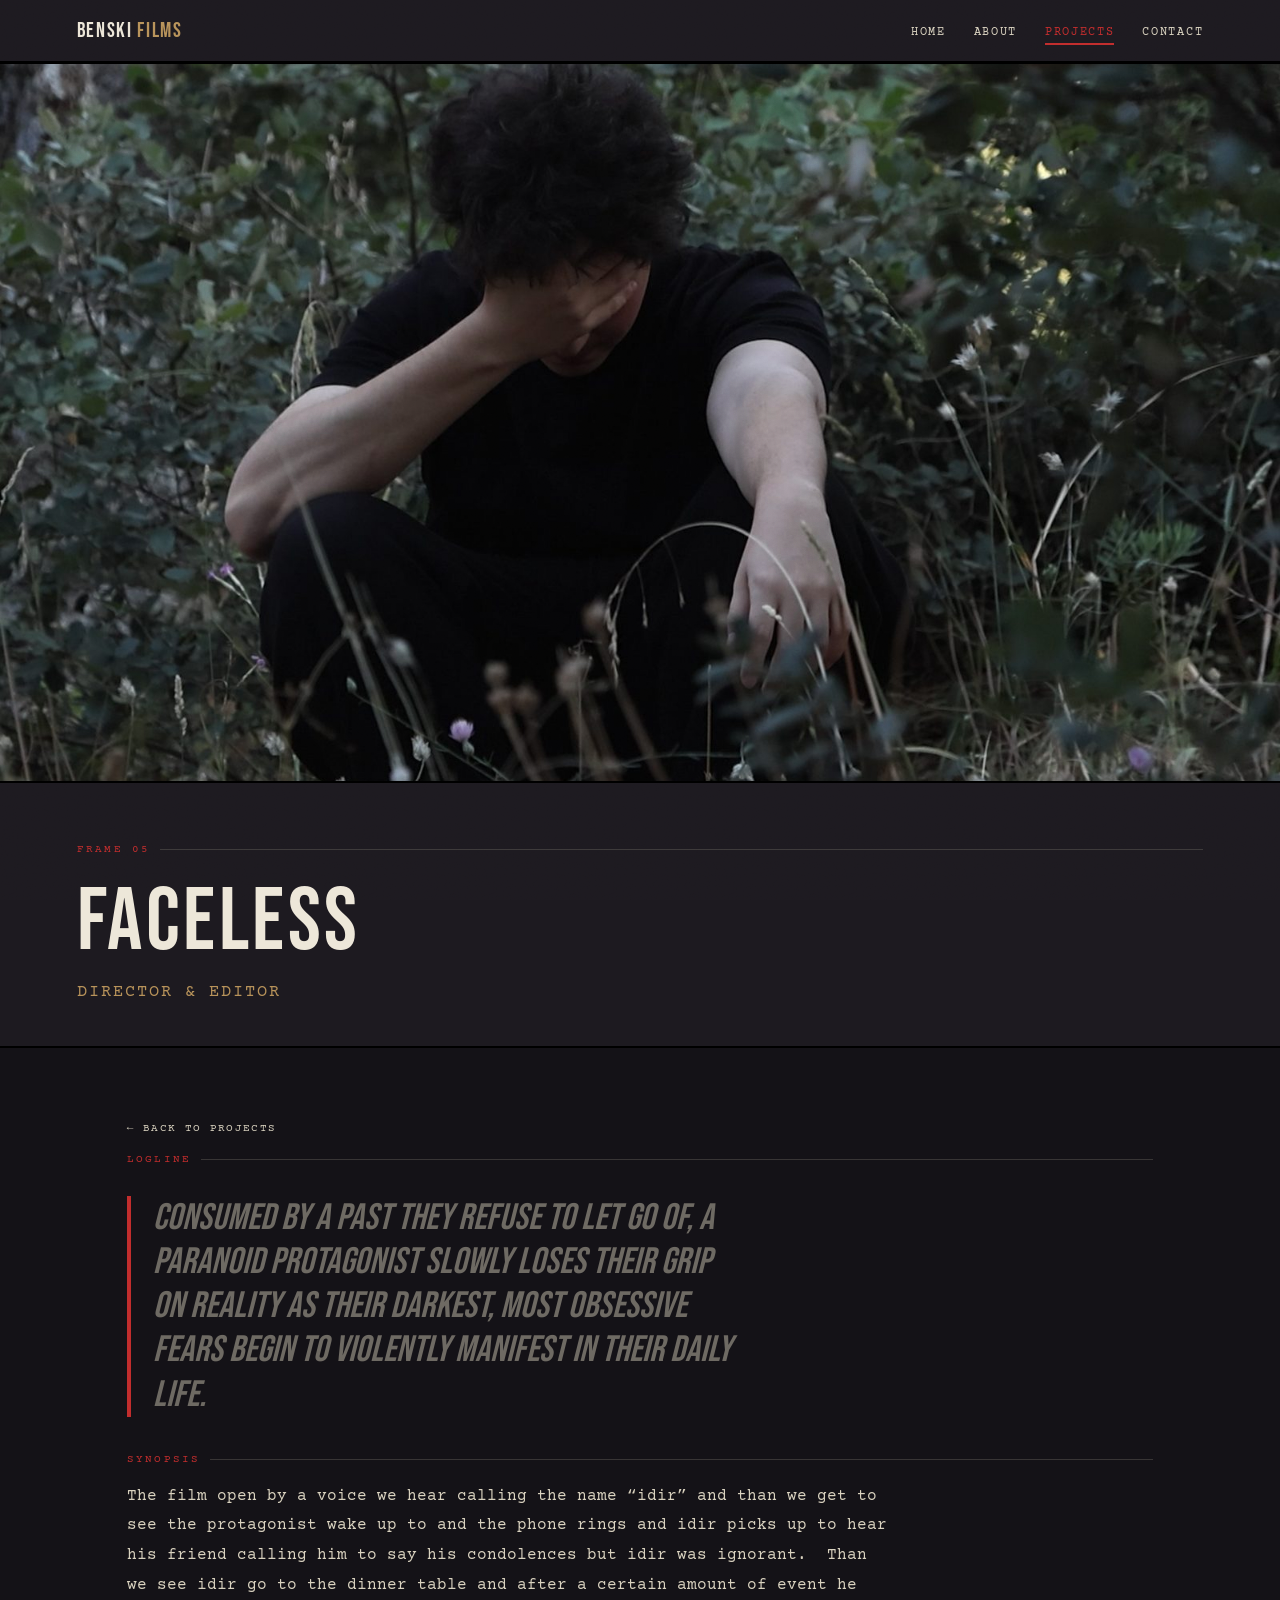
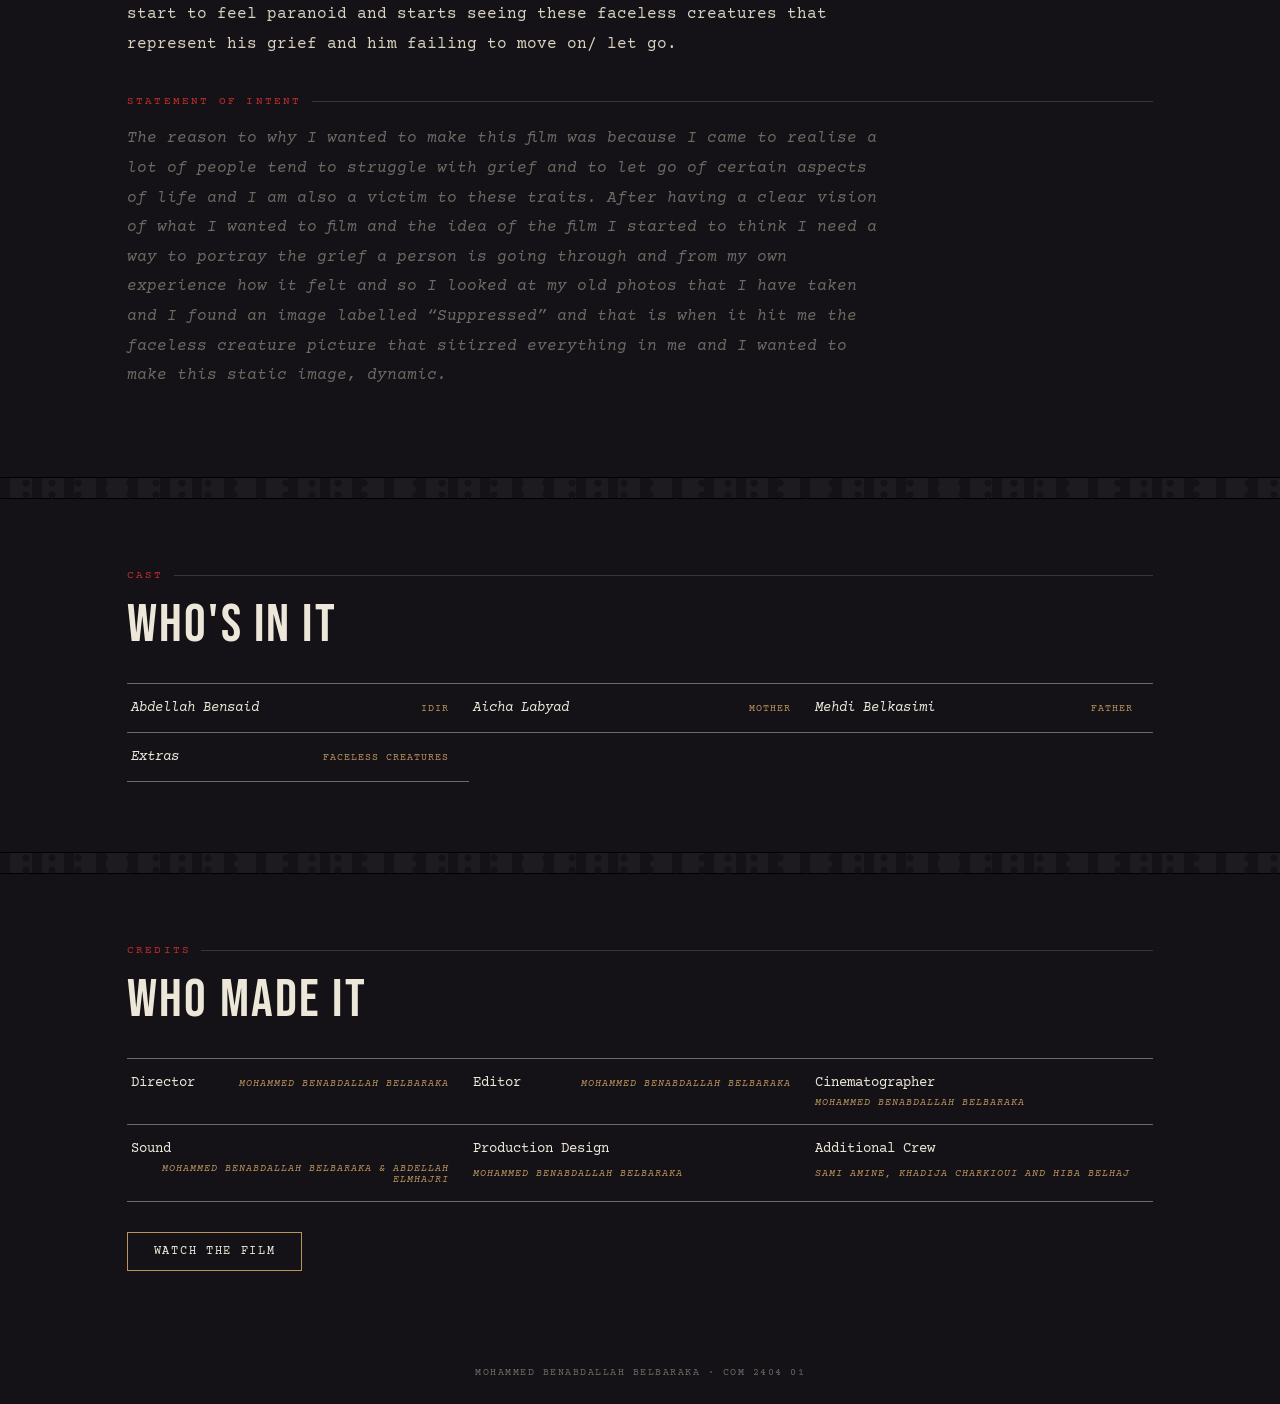
<file: faceless.html>
<!DOCTYPE html>
<html lang="en">
<head>
<meta charset="UTF-8">
<meta name="viewport" content="width=device-width, initial-scale=1.0">
<title>Faceless — Mohammed Belbaraka</title>
<link rel="preconnect" href="https://fonts.googleapis.com">
<link href="https://fonts.googleapis.com/css2?family=Bebas+Neue&family=Courier+Prime:wght@400;700&display=swap" rel="stylesheet">
<link rel="stylesheet" href="style.css">
</head>
<body>

  <nav class="nav">
    <a href="index.html" class="nav-logo">BENSKI <span>FILMS</span></a>
    <ul class="nav-links">
      <li><a href="index.html">Home</a></li>
      <li><a href="about.html">About</a></li>
      <li><a href="projects.html" class="active">Projects</a></li>
      <li><a href="contact.html">Contact</a></li>
    </ul>
  </nav>

  <div class="film-hero-img" style="background-image:url('still-05-faceless.jpg');"></div>

  <div class="page-header">
    <div class="eyebrow">Frame 05</div>
    <h1>Faceless</h1>
    <div class="slate-sub" style="margin-top:8px;">Director &amp; Editor</div>
  </div>

  <section>
    <a href="projects.html" class="back-link">&larr; Back to Projects</a>

    <div class="eyebrow">Logline</div>
    <div class="pull-quote placeholder-text">Consumed by a past they refuse to let go of, a paranoid protagonist slowly loses their grip on reality as their darkest, most obsessive fears begin to violently manifest in their daily life.</div>

    <div class="eyebrow" style="margin-top:36px;">Synopsis</div>
    <p class="statement">The film open by a voice we hear calling the name “idir” and than we get to see the protagonist wake up to and the phone rings and idir picks up to hear his friend calling him to say his condolences but idir was ignorant.  Than we see idir go to the dinner table and after a certain amount of event he start to feel paranoid and starts seeing these faceless creatures that represent his grief and him failing to move on/ let go.</p>

    <div class="eyebrow" style="margin-top:36px;">Statement of Intent</div>
    <p class="statement placeholder-text">The reason to why I wanted to make this film was because I came to realise a lot of people tend to struggle with grief and to let go of certain aspects of life and I am also a victim to these traits. After having a clear vision of what I wanted to film and the idea of the film I started to think I need a way to portray the grief a person is going through and from my own experience how it felt and so I looked at my old photos that I have taken and I found an image labelled “Suppressed” and that is when it hit me the faceless creature picture that sitirred everything in me and I wanted to make this static image, dynamic.</p>
  </section>

  <div class="sprockets"></div>

  <section>
    <div class="eyebrow">Cast</div>
    <h2 class="section-title">Who's In It</h2>
    <div class="gear-list">
      <div class="gear-item"><span class="g-name placeholder-text">Abdellah Bensaid</span><span class="g-tag">Idir</span></div>
      <div class="gear-item"><span class="g-name placeholder-text">Aicha Labyad</span><span class="g-tag">Mother</span></div>
      <div class="gear-item"><span class="g-name placeholder-text">Mehdi Belkasimi</span><span class="g-tag">Father</span></div>
      <div class="gear-item"><span class="g-name placeholder-text">Extras</span><span class="g-tag">Faceless Creatures</span></div>
    </div>
  </section>

  <div class="sprockets"></div>

  <section>
    <div class="eyebrow">Credits</div>
    <h2 class="section-title">Who Made It</h2>
    <div class="gear-list">
      <div class="gear-item"><span class="g-name">Director</span><span class="g-tag placeholder-text">Mohammed Benabdallah Belbaraka</span></div>
      <div class="gear-item"><span class="g-name">Editor</span><span class="g-tag placeholder-text">Mohammed Benabdallah Belbaraka</span></div>
      <div class="gear-item"><span class="g-name">Cinematographer</span><span class="g-tag placeholder-text">Mohammed Benabdallah Belbaraka</span></div>
      <div class="gear-item"><span class="g-name">Sound</span><span class="g-tag placeholder-text">Mohammed Benabdallah Belbaraka & Abdellah ElMhajri</span></div>
      <div class="gear-item"><span class="g-name">Production Design</span><span class="g-tag placeholder-text">Mohammed Benabdallah Belbaraka</span></div>
      <div class="gear-item"><span class="g-name">Additional Crew</span><span class="g-tag placeholder-text">Sami Amine, Khadija Charkioui and Hiba Belhaj</span></div>
    </div>

    <a href="https://youtu.be/uvBs03TQwJU" class="btn" style="margin-top:30px;" target="_blank" rel="noopener"><!-- TODO: paste the video link for "Faceless" here -->Watch the Film</a>
  </section>

  <footer>Mohammed Benabdallah Belbaraka · COM 2404 01</footer>

</body>
</html>
</file>
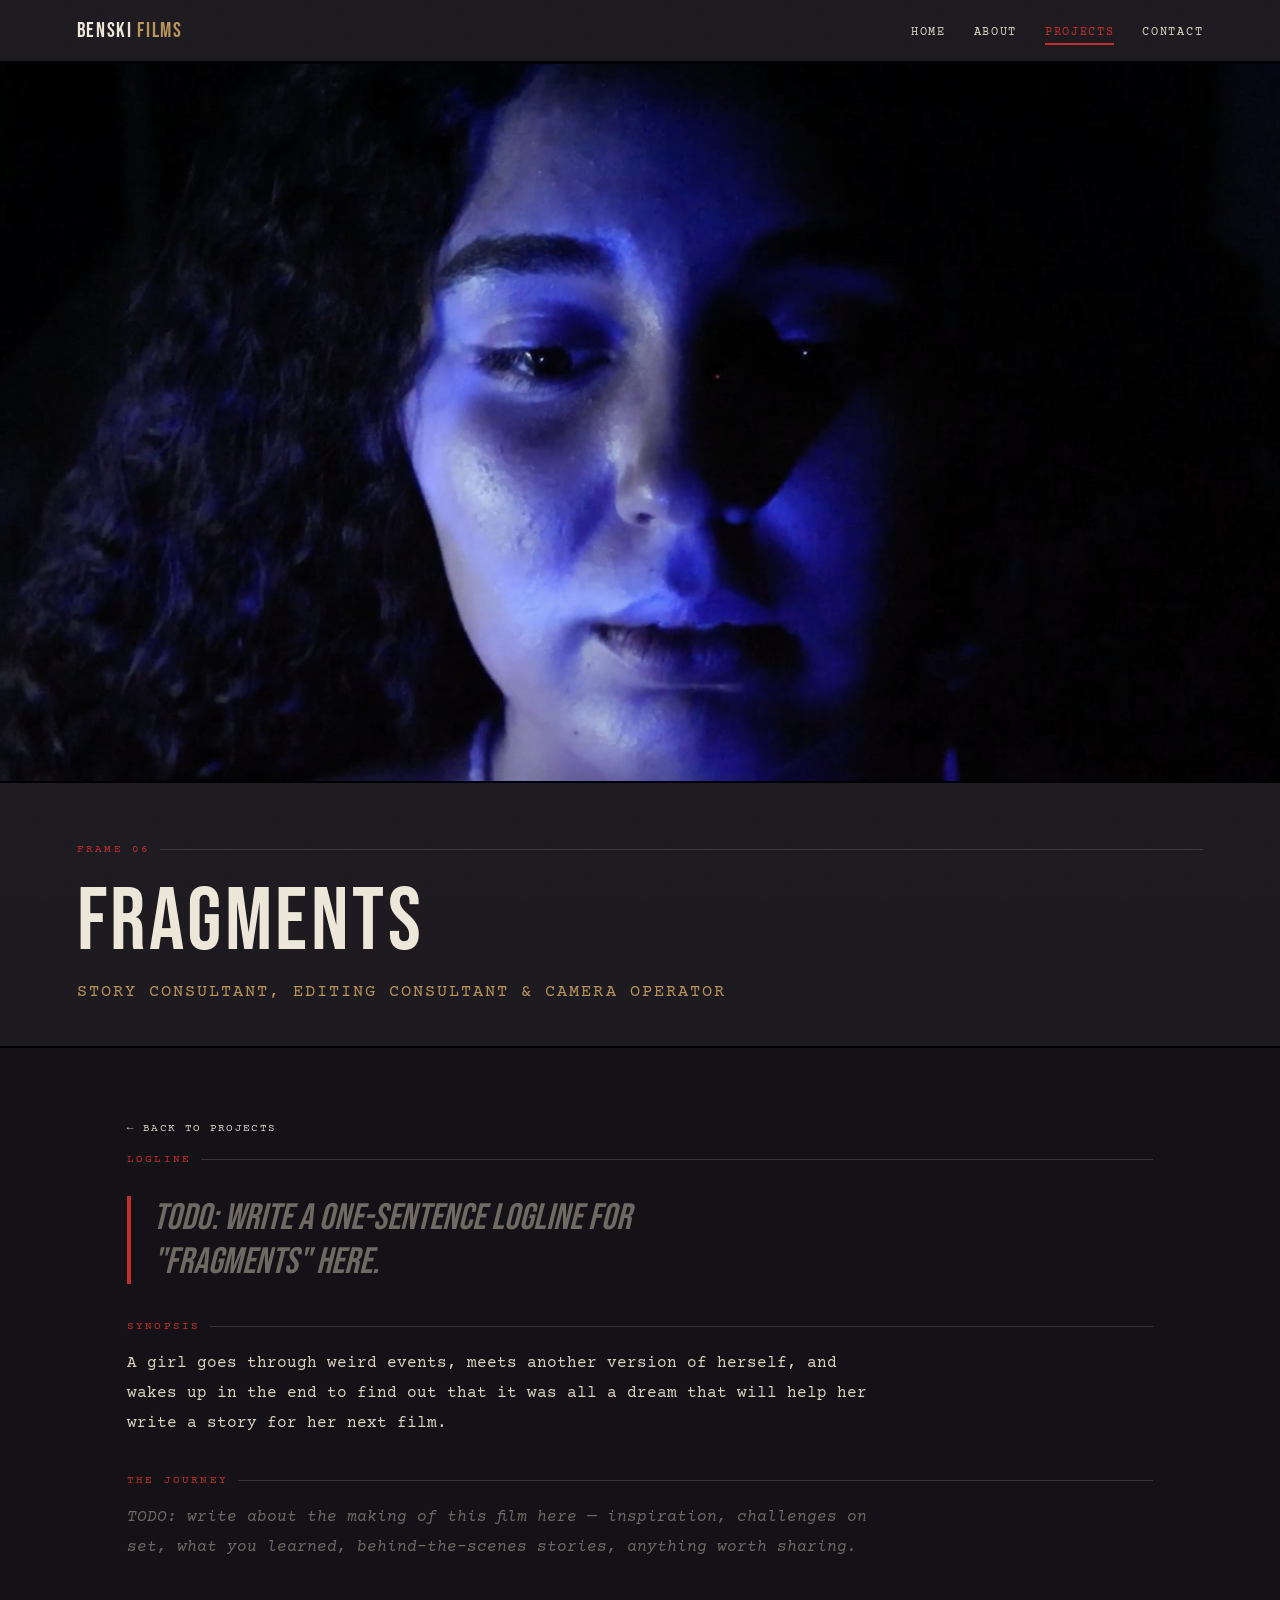
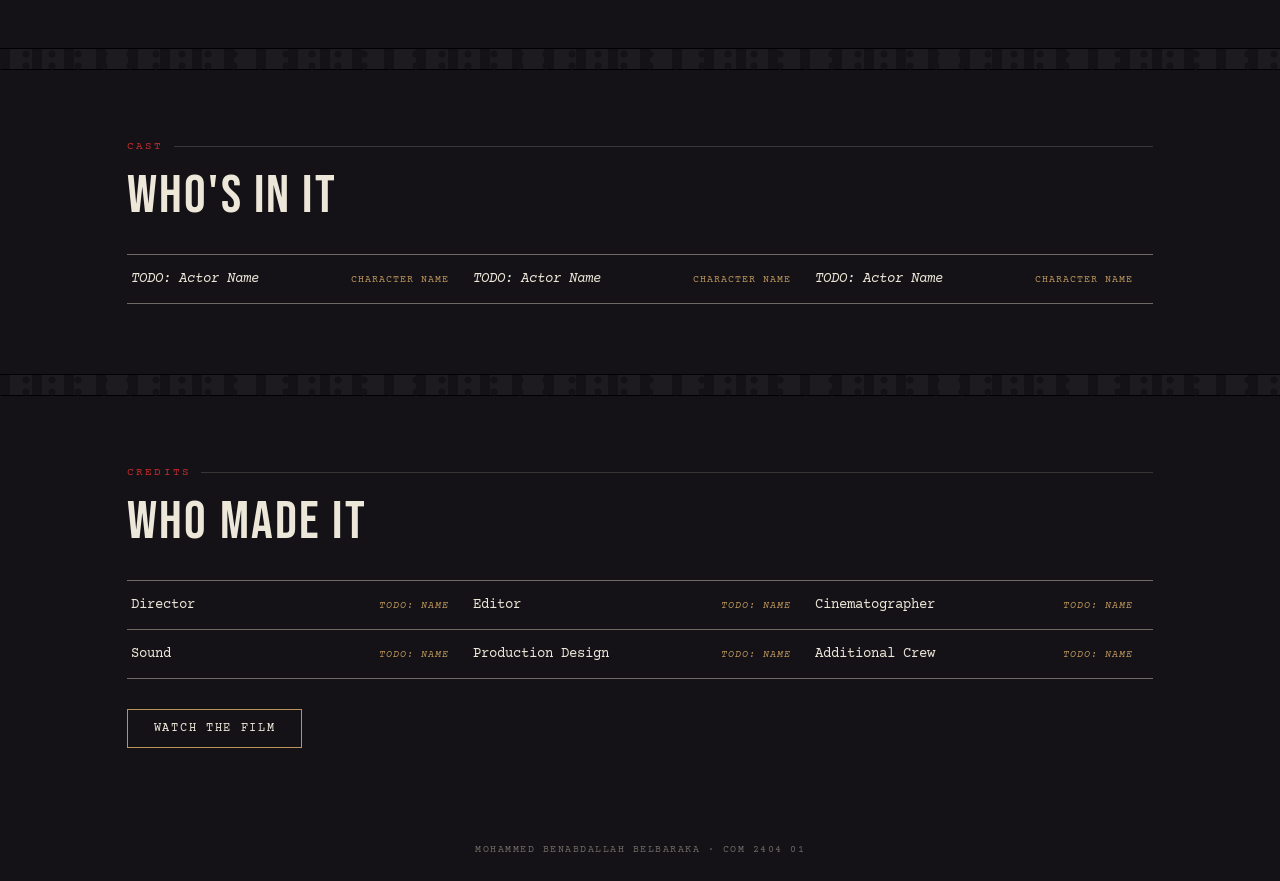
<file: fragments.html>
<!DOCTYPE html>
<html lang="en">
<head>
<meta charset="UTF-8">
<meta name="viewport" content="width=device-width, initial-scale=1.0">
<title>Fragments — Mohammed Belbaraka</title>
<link rel="preconnect" href="https://fonts.googleapis.com">
<link href="https://fonts.googleapis.com/css2?family=Bebas+Neue&family=Courier+Prime:wght@400;700&display=swap" rel="stylesheet">
<link rel="stylesheet" href="style.css">
</head>
<body>

  <nav class="nav">
    <a href="index.html" class="nav-logo">BENSKI <span>FILMS</span></a>
    <ul class="nav-links">
      <li><a href="index.html">Home</a></li>
      <li><a href="about.html">About</a></li>
      <li><a href="projects.html" class="active">Projects</a></li>
      <li><a href="contact.html">Contact</a></li>
    </ul>
  </nav>

  <div class="film-hero-img" style="background-image:url('still-06-fragments.jpg');"></div>

  <div class="page-header">
    <div class="eyebrow">Frame 06</div>
    <h1>Fragments</h1>
    <div class="slate-sub" style="margin-top:8px;">Story Consultant, Editing Consultant &amp; Camera Operator</div>
  </div>

  <section>
    <a href="projects.html" class="back-link">&larr; Back to Projects</a>

    <div class="eyebrow">Logline</div>
    <div class="pull-quote placeholder-text">TODO: write a one-sentence logline for "Fragments" here.</div>

    <div class="eyebrow" style="margin-top:36px;">Synopsis</div>
    <p class="statement">A girl goes through weird events, meets another version of herself, and wakes up in the end to find out that it was all a dream that will help her write a story for her next film.</p>

    <div class="eyebrow" style="margin-top:36px;">The Journey</div>
    <p class="statement placeholder-text">TODO: write about the making of this film here — inspiration, challenges on set, what you learned, behind-the-scenes stories, anything worth sharing.</p>
  </section>

  <div class="sprockets"></div>

  <section>
    <div class="eyebrow">Cast</div>
    <h2 class="section-title">Who's In It</h2>
    <div class="gear-list">
      <div class="gear-item"><span class="g-name placeholder-text">TODO: Actor Name</span><span class="g-tag">Character Name</span></div>
      <div class="gear-item"><span class="g-name placeholder-text">TODO: Actor Name</span><span class="g-tag">Character Name</span></div>
      <div class="gear-item"><span class="g-name placeholder-text">TODO: Actor Name</span><span class="g-tag">Character Name</span></div>
    </div>
  </section>

  <div class="sprockets"></div>

  <section>
    <div class="eyebrow">Credits</div>
    <h2 class="section-title">Who Made It</h2>
    <div class="gear-list">
      <div class="gear-item"><span class="g-name">Director</span><span class="g-tag placeholder-text">TODO: Name</span></div>
      <div class="gear-item"><span class="g-name">Editor</span><span class="g-tag placeholder-text">TODO: Name</span></div>
      <div class="gear-item"><span class="g-name">Cinematographer</span><span class="g-tag placeholder-text">TODO: Name</span></div>
      <div class="gear-item"><span class="g-name">Sound</span><span class="g-tag placeholder-text">TODO: Name</span></div>
      <div class="gear-item"><span class="g-name">Production Design</span><span class="g-tag placeholder-text">TODO: Name</span></div>
      <div class="gear-item"><span class="g-name">Additional Crew</span><span class="g-tag placeholder-text">TODO: Name</span></div>
    </div>

    <a href="#" class="btn" style="margin-top:30px;" target="_blank" rel="noopener"><!-- TODO: paste the video link for "Fragments" here -->Watch the Film</a>
  </section>

  <footer>Mohammed Benabdallah Belbaraka · COM 2404 01</footer>

</body>
</html>
</file>
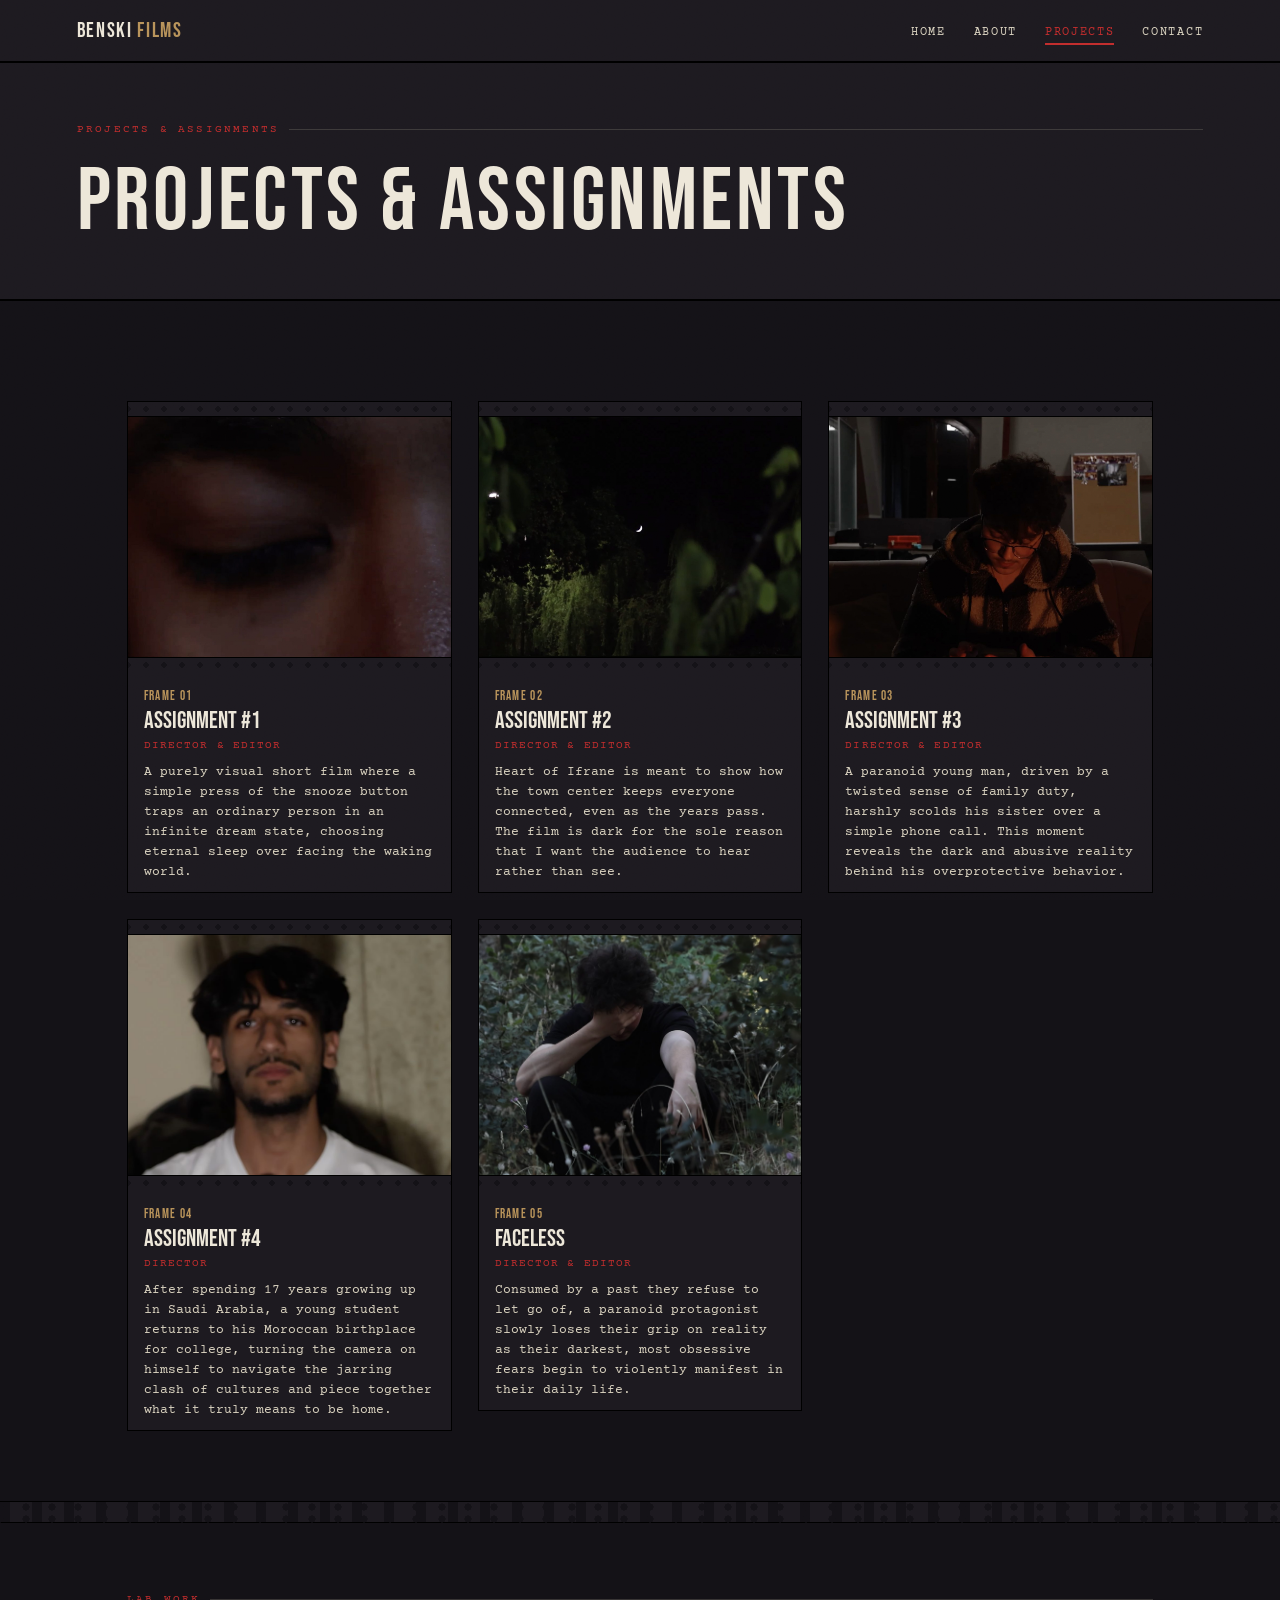
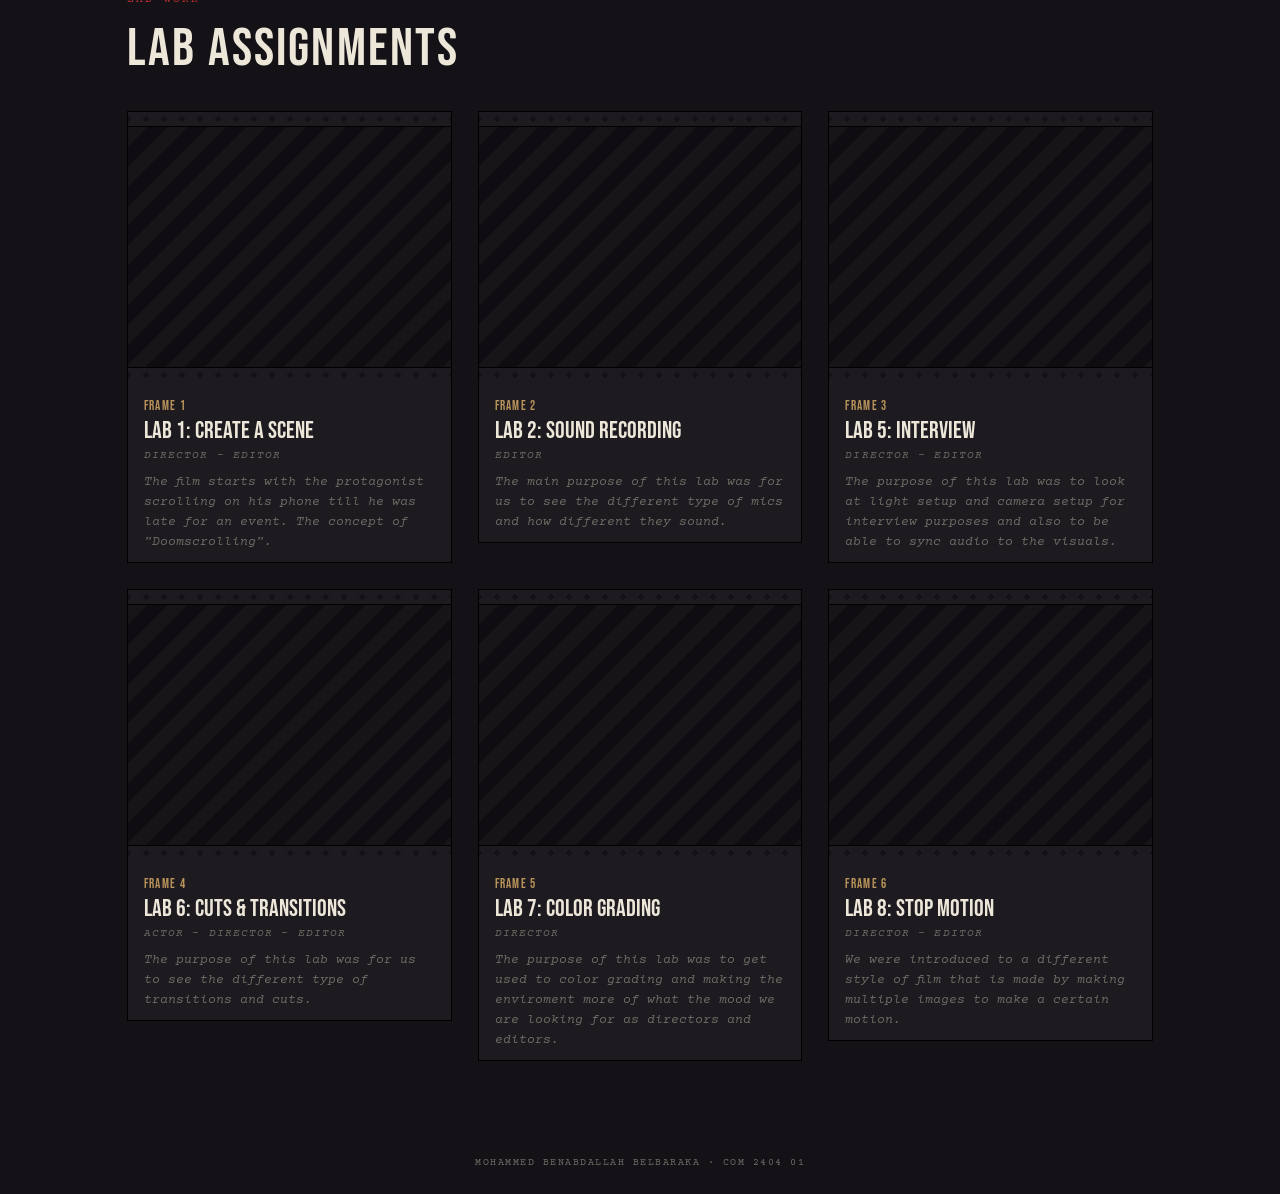
<file: projects.html>
<!DOCTYPE html>
<html lang="en">
<head>
<meta charset="UTF-8">
<meta name="viewport" content="width=device-width, initial-scale=1.0">
<title>Projects — Mohammed Belbaraka</title>
<link rel="preconnect" href="https://fonts.googleapis.com">
<link href="https://fonts.googleapis.com/css2?family=Bebas+Neue&family=Courier+Prime:wght@400;700&display=swap" rel="stylesheet">
<link rel="stylesheet" href="style.css">
</head>
<body>

  <nav class="nav">
    <a href="index.html" class="nav-logo">BENSKI <span>FILMS</span></a>
    <ul class="nav-links">
      <li><a href="index.html">Home</a></li>
      <li><a href="about.html">About</a></li>
      <li><a href="projects.html" class="active">Projects</a></li>
      <li><a href="contact.html">Contact</a></li>
    </ul>
  </nav>

  <div class="page-header">
    <div class="eyebrow">Projects & Assignments</div>
    <h1>Projects &amp; Assignments</h1>
  </div>

  <section>
    <div class="sheet">

      <a class="frame-link" href="assignment-1.html" data-video-title="Assignment #1">
        <div class="frame">
          <div class="frame-sprockets-top"></div>
          <div class="frame-img" style="background-image:url('still-01.jpg');"></div>
          <div class="frame-sprockets-bottom"></div>
          <div class="frame-body">
            <div class="frame-num">FRAME 01</div>
            <div class="frame-title">Assignment #1</div>
            <div class="frame-role">Director &amp; Editor</div>
            <div class="frame-desc">A purely visual short film where a simple press of the snooze button traps an ordinary person in an infinite dream state, choosing eternal sleep over facing the waking world.</div>
          </div>
        </div>
      </a>

      <a class="frame-link" href="assignment-2.html" data-video-title="Assignment #2">
        <div class="frame">
          <div class="frame-sprockets-top"></div>
          <div class="frame-img" style="background-image:url('still-02.jpg');"></div>
          <div class="frame-sprockets-bottom"></div>
          <div class="frame-body">
            <div class="frame-num">FRAME 02</div>
            <div class="frame-title">Assignment #2</div>
            <div class="frame-role">Director &amp; Editor</div>
            <div class="frame-desc">Heart of Ifrane is meant to show how the town center keeps everyone connected, even as the years pass. The film is dark for the sole reason that I want the audience to hear rather than see.</div>
          </div>
        </div>
      </a>

      <a class="frame-link" href="assignment-3.html" data-video-title="Assignment #3">
        <div class="frame">
          <div class="frame-sprockets-top"></div>
          <div class="frame-img" style="background-image:url('still-03.jpg');"></div>
          <div class="frame-sprockets-bottom"></div>
          <div class="frame-body">
            <div class="frame-num">FRAME 03</div>
            <div class="frame-title">Assignment #3</div>
            <div class="frame-role">Director &amp; Editor</div>
            <div class="frame-desc">A paranoid young man, driven by a twisted sense of family duty, harshly scolds his sister over a simple phone call. This moment reveals the dark and abusive reality behind his overprotective behavior.</div>
          </div>
        </div>
      </a>

      <a class="frame-link" href="assignment-4.html" data-video-title="Assignment #4">
        <div class="frame">
          <div class="frame-sprockets-top"></div>
          <div class="frame-img" style="background-image:url('still-04.jpg');"></div>
          <div class="frame-sprockets-bottom"></div>
          <div class="frame-body">
            <div class="frame-num">FRAME 04</div>
            <div class="frame-title">Assignment #4</div>
            <div class="frame-role">Director</div>
            <div class="frame-desc">After spending 17 years growing up in Saudi Arabia, a young student returns to his Moroccan birthplace for college, turning the camera on himself to navigate the jarring clash of cultures and piece together what it truly means to be home.</div>
          </div>
        </div>
      </a>

      <a class="frame-link" href="faceless.html" data-video-title="Faceless">
        <div class="frame">
          <div class="frame-sprockets-top"></div>
          <div class="frame-img" style="background-image:url('still-05-faceless.jpg');"></div>
          <div class="frame-sprockets-bottom"></div>
          <div class="frame-body">
            <div class="frame-num">FRAME 05</div>
            <div class="frame-title">Faceless</div>
            <div class="frame-role">Director &amp; Editor</div>
            <div class="frame-desc">Consumed by a past they refuse to let go of, a paranoid protagonist slowly loses their grip on reality as their darkest, most obsessive fears begin to violently manifest in their daily life.</div>
          </div>
        </div>
      </a>

    </div>
  </section>

  <div class="sprockets"></div>

  <section>
    <div class="eyebrow">Lab Work</div>
    <h2 class="section-title">Lab Assignments</h2>
    <div class="sheet">

      <a class="frame-link" href="https://youtu.be/FMFzof_p7Qo" target="_blank" rel="noopener"><!-- TODO: paste the YouTube link for Lab 1 here -->
        <div class="frame">
          <div class="frame-sprockets-top"></div>
          <div class="frame-img no-still"></div>
          <div class="frame-sprockets-bottom"></div>
          <div class="frame-body">
            <div class="frame-num">Frame 1</div>
            <div class="frame-title">Lab 1: Create a scene</div>
            <div class="frame-role placeholder-text">Director - Editor</div>
            <div class="frame-desc placeholder-text">The film starts with the protagonist scrolling on his phone till he was late for an event. The concept of "Doomscrolling".</div>
          </div>
        </div>
      </a>

      <a class="frame-link" href="https://youtu.be/qQ74hiUqJbM" target="_blank" rel="noopener"><!-- TODO: paste the YouTube link for Lab 2 here -->
        <div class="frame">
          <div class="frame-sprockets-top"></div>
          <div class="frame-img no-still"></div>
          <div class="frame-sprockets-bottom"></div>
          <div class="frame-body">
            <div class="frame-num">Frame 2</div>
            <div class="frame-title">Lab 2: Sound Recording</div>
            <div class="frame-role placeholder-text">Editor</div>
            <div class="frame-desc placeholder-text">The main purpose of this lab was for us to see the different type of mics and how different they sound.</div>
          </div>
        </div>
      </a>

      <a class="frame-link" href="https://youtu.be/VouO-v4uhBE" target="_blank" rel="noopener"><!-- TODO: paste the YouTube link for Lab 5 here -->
        <div class="frame">
          <div class="frame-sprockets-top"></div>
          <div class="frame-img no-still"></div>
          <div class="frame-sprockets-bottom"></div>
          <div class="frame-body">
            <div class="frame-num">Frame 3</div>
            <div class="frame-title">Lab 5: Interview</div>
            <div class="frame-role placeholder-text">Director - Editor</div>
            <div class="frame-desc placeholder-text">The purpose of this lab was to look at light setup and camera setup for interview purposes and also to be able to sync audio to the visuals.</div>
          </div>
        </div>
      </a>

      <a class="frame-link" href="https://youtu.be/86AYyFSePSk" target="_blank" rel="noopener"><!-- TODO: paste the YouTube link for Lab 6 here -->
        <div class="frame">
          <div class="frame-sprockets-top"></div>
          <div class="frame-img no-still"></div>
          <div class="frame-sprockets-bottom"></div>
          <div class="frame-body">
            <div class="frame-num">Frame 4</div>
            <div class="frame-title">Lab 6: Cuts & Transitions</div>
            <div class="frame-role placeholder-text">Actor - Director - Editor</div>
            <div class="frame-desc placeholder-text">The purpose of this lab was for us to see the different type of transitions and cuts.</div>
          </div>
        </div>
      </a>

      <a class="frame-link" href="https://youtu.be/xlmneAGWeZY" target="_blank" rel="noopener"><!-- TODO: paste the YouTube link for Lab 7 here -->
        <div class="frame">
          <div class="frame-sprockets-top"></div>
          <div class="frame-img no-still"></div>
          <div class="frame-sprockets-bottom"></div>
          <div class="frame-body">
            <div class="frame-num">Frame 5</div>
            <div class="frame-title">Lab 7: Color Grading</div>
            <div class="frame-role placeholder-text">Director</div>
            <div class="frame-desc placeholder-text">The purpose of this lab was to get used to color grading and making the enviroment more of what the mood we are looking for as directors and editors.</div>
          </div>
        </div>
      </a>

      <a class="frame-link" href="https://youtu.be/4VUw0aeQIF0" target="_blank" rel="noopener"><!-- TODO: paste the YouTube link for Lab 8 here -->
        <div class="frame">
          <div class="frame-sprockets-top"></div>
          <div class="frame-img no-still"></div>
          <div class="frame-sprockets-bottom"></div>
          <div class="frame-body">
            <div class="frame-num">Frame 6</div>
            <div class="frame-title">Lab 8: Stop motion</div>
            <div class="frame-role placeholder-text">Director - Editor</div>
            <div class="frame-desc placeholder-text">We were introduced to a different style of film that is made by making multiple images to make a certain motion.</div>
          </div>
        </div>
      </a>

    </div>
  </section>

  <footer>Mohammed Benabdallah Belbaraka · COM 2404 01</footer>

</body>
</html>
</file>
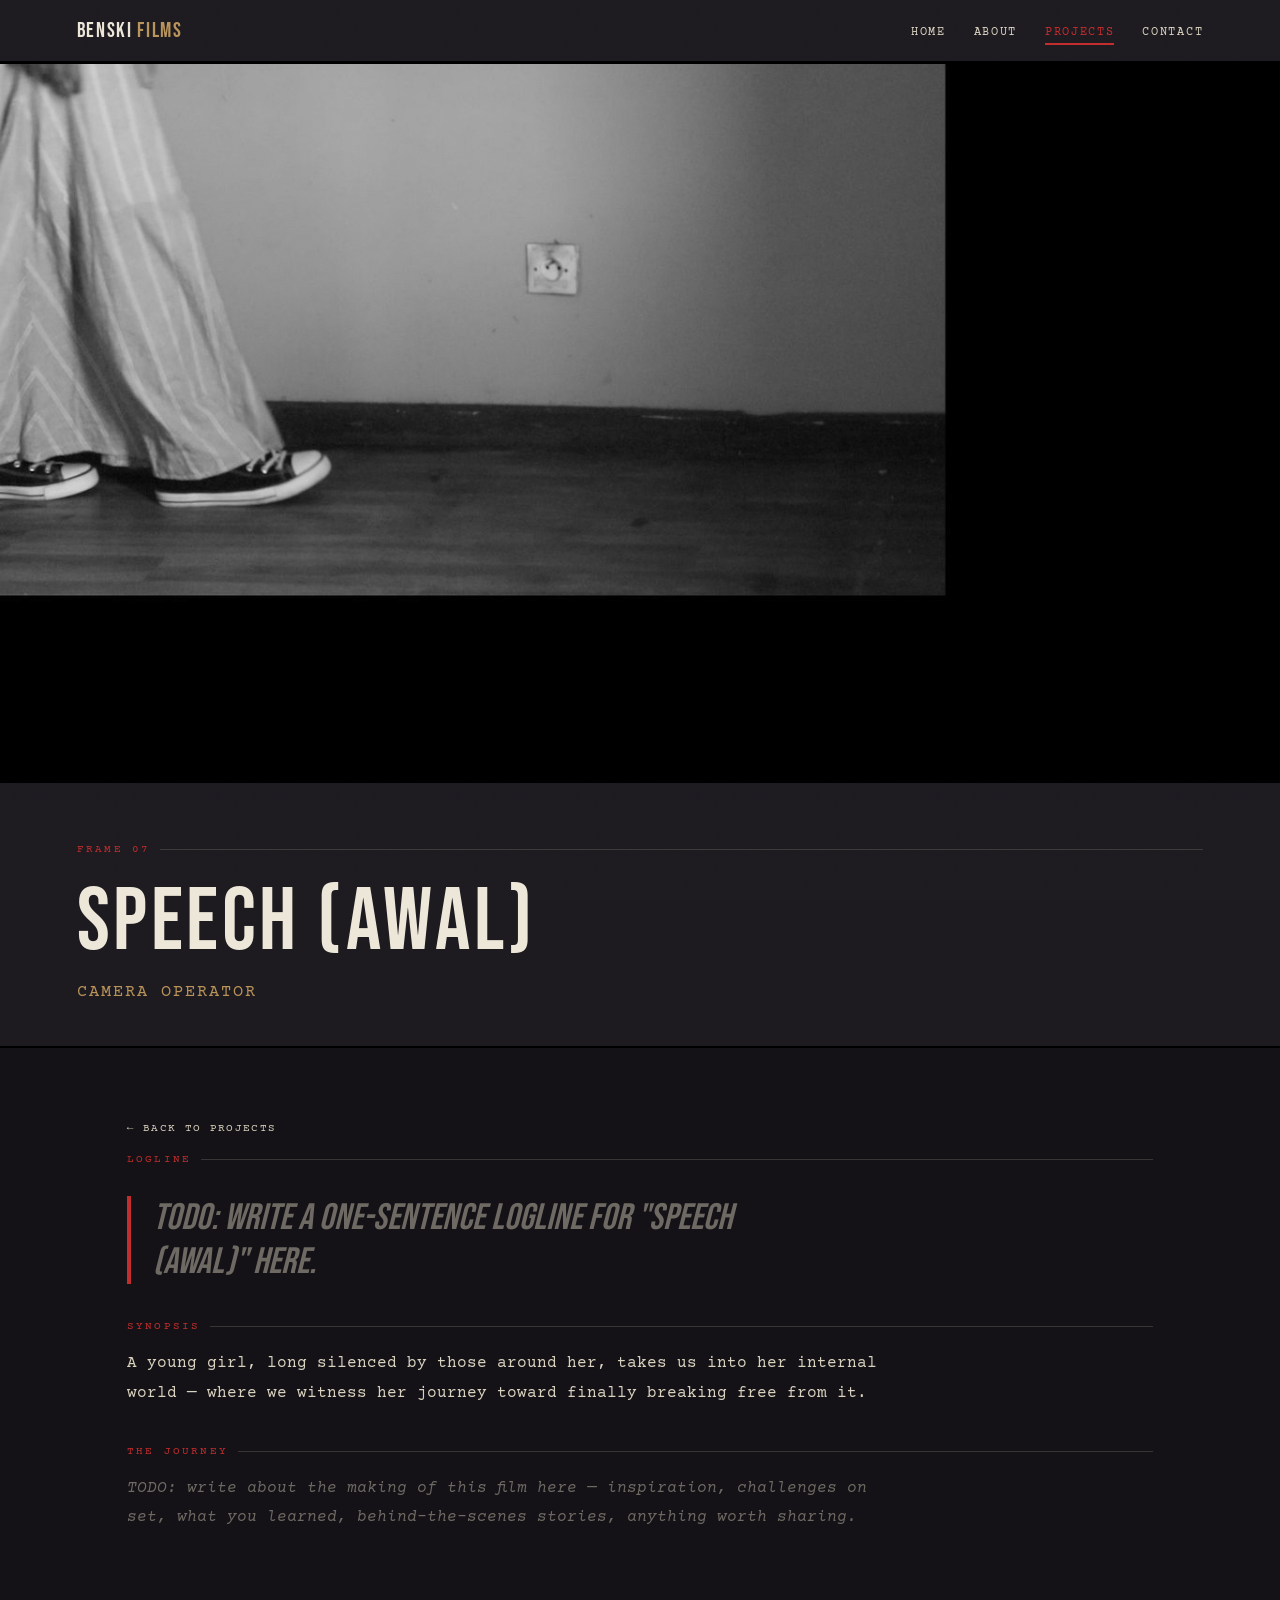
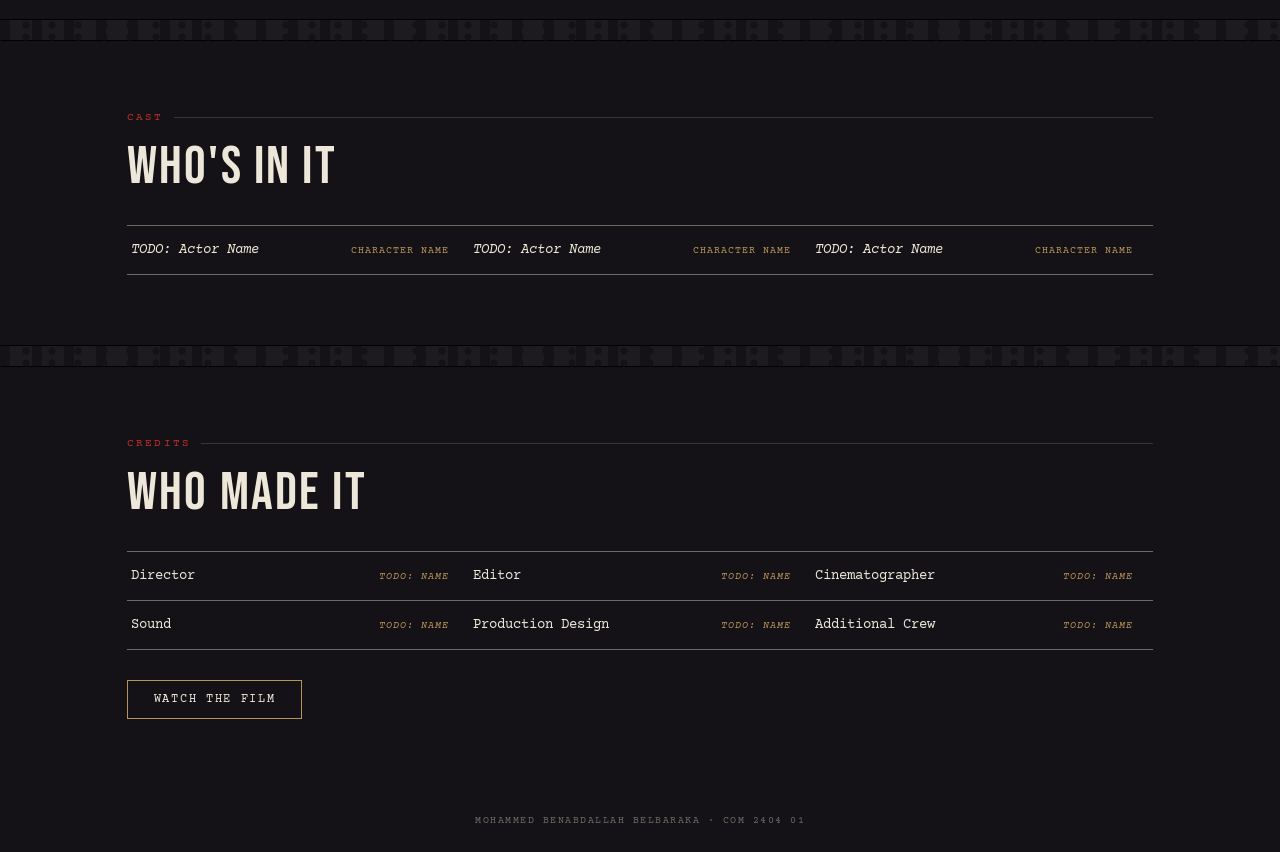
<file: speech-awal.html>
<!DOCTYPE html>
<html lang="en">
<head>
<meta charset="UTF-8">
<meta name="viewport" content="width=device-width, initial-scale=1.0">
<title>Speech (Awal) — Mohammed Belbaraka</title>
<link rel="preconnect" href="https://fonts.googleapis.com">
<link href="https://fonts.googleapis.com/css2?family=Bebas+Neue&family=Courier+Prime:wght@400;700&display=swap" rel="stylesheet">
<link rel="stylesheet" href="style.css">
</head>
<body>

  <nav class="nav">
    <a href="index.html" class="nav-logo">BENSKI <span>FILMS</span></a>
    <ul class="nav-links">
      <li><a href="index.html">Home</a></li>
      <li><a href="about.html">About</a></li>
      <li><a href="projects.html" class="active">Projects</a></li>
      <li><a href="contact.html">Contact</a></li>
    </ul>
  </nav>

  <div class="film-hero-img" style="background-image:url('still-07-speech-awal.jpg');"></div>

  <div class="page-header">
    <div class="eyebrow">Frame 07</div>
    <h1>Speech (Awal)</h1>
    <div class="slate-sub" style="margin-top:8px;">Camera Operator</div>
  </div>

  <section>
    <a href="projects.html" class="back-link">&larr; Back to Projects</a>

    <div class="eyebrow">Logline</div>
    <div class="pull-quote placeholder-text">TODO: write a one-sentence logline for "Speech (Awal)" here.</div>

    <div class="eyebrow" style="margin-top:36px;">Synopsis</div>
    <p class="statement">A young girl, long silenced by those around her, takes us into her internal world — where we witness her journey toward finally breaking free from it.</p>

    <div class="eyebrow" style="margin-top:36px;">The Journey</div>
    <p class="statement placeholder-text">TODO: write about the making of this film here — inspiration, challenges on set, what you learned, behind-the-scenes stories, anything worth sharing.</p>
  </section>

  <div class="sprockets"></div>

  <section>
    <div class="eyebrow">Cast</div>
    <h2 class="section-title">Who's In It</h2>
    <div class="gear-list">
      <div class="gear-item"><span class="g-name placeholder-text">TODO: Actor Name</span><span class="g-tag">Character Name</span></div>
      <div class="gear-item"><span class="g-name placeholder-text">TODO: Actor Name</span><span class="g-tag">Character Name</span></div>
      <div class="gear-item"><span class="g-name placeholder-text">TODO: Actor Name</span><span class="g-tag">Character Name</span></div>
    </div>
  </section>

  <div class="sprockets"></div>

  <section>
    <div class="eyebrow">Credits</div>
    <h2 class="section-title">Who Made It</h2>
    <div class="gear-list">
      <div class="gear-item"><span class="g-name">Director</span><span class="g-tag placeholder-text">TODO: Name</span></div>
      <div class="gear-item"><span class="g-name">Editor</span><span class="g-tag placeholder-text">TODO: Name</span></div>
      <div class="gear-item"><span class="g-name">Cinematographer</span><span class="g-tag placeholder-text">TODO: Name</span></div>
      <div class="gear-item"><span class="g-name">Sound</span><span class="g-tag placeholder-text">TODO: Name</span></div>
      <div class="gear-item"><span class="g-name">Production Design</span><span class="g-tag placeholder-text">TODO: Name</span></div>
      <div class="gear-item"><span class="g-name">Additional Crew</span><span class="g-tag placeholder-text">TODO: Name</span></div>
    </div>

    <a href="#" class="btn" style="margin-top:30px;" target="_blank" rel="noopener"><!-- TODO: paste the video link for "Speech (Awal)" here -->Watch the Film</a>
  </section>

  <footer>Mohammed Benabdallah Belbaraka · COM 2404 01</footer>

</body>
</html>
</file>
<file: style.css>
:root{
  --ink:#141217;
  --ink-soft:#1d1a20;
  --paper:#EDE7D9;
  --paper-dim:#d9d2bf;
  --safelight:#C22D2D;
  --brass:#B8935A;
  --slate:#6E6A63;
}

*{box-sizing:border-box;}
html,body{margin:0;padding:0;}
body{
  background:var(--ink);
  color:var(--paper);
  font-family:'Courier Prime', monospace;
  position:relative;
  overflow-x:hidden;
}

/* film grain */
body::before{
  content:"";
  position:fixed; inset:0;
  pointer-events:none;
  z-index:9999;
  opacity:0.05;
  background-image:url("data:image/svg+xml,%3Csvg xmlns='http://www.w3.org/2000/svg' width='120' height='120'%3E%3Cfilter id='n'%3E%3CfeTurbulence type='fractalNoise' baseFrequency='0.9' numOctaves='2' stitchTiles='stitch'/%3E%3C/filter%3E%3Crect width='100%25' height='100%25' filter='url(%23n)'/%3E%3C/svg%3E");
  mix-blend-mode:overlay;
}

h1,h2,h3{
  font-family:'Bebas Neue', sans-serif;
  letter-spacing:0.04em;
  margin:0;
  font-weight:400;
}

/* ---------- NAV ---------- */
.nav{
  background:var(--ink-soft);
  border-bottom:2px solid #000;
  padding:18px 6vw;
  display:flex;
  justify-content:space-between;
  align-items:center;
  flex-wrap:wrap;
  gap:14px;
  position:sticky;
  top:0;
  z-index:50;
}
.nav-logo{
  font-family:'Bebas Neue', sans-serif;
  letter-spacing:0.08em;
  font-size:1.3rem;
  color:var(--paper);
  text-decoration:none;
}
.nav-logo span{ color:var(--brass); }
.nav-links{
  display:flex;
  gap:28px;
  list-style:none;
  margin:0;
  padding:0;
  flex-wrap:wrap;
}
.nav-links a{
  font-family:'Courier Prime', monospace;
  font-size:12px;
  letter-spacing:0.14em;
  text-transform:uppercase;
  color:var(--paper-dim);
  text-decoration:none;
  padding-bottom:4px;
  border-bottom:2px solid transparent;
  transition:color .2s, border-color .2s;
}
.nav-links a:hover{ color:var(--paper); }
.nav-links a.active{
  color:var(--safelight);
  border-bottom-color:var(--safelight);
}

/* sprocket strip divider */
.sprockets{
  height:22px;
  background:
    repeating-linear-gradient(90deg,
      var(--ink) 0 10px,
      var(--ink-soft) 10px 32px);
  position:relative;
  border-top:1px solid #000;
  border-bottom:1px solid #000;
}
.sprockets::before,.sprockets::after{
  content:"";
  position:absolute; top:50%; left:0; right:0;
  height:10px; transform:translateY(-50%);
  background-image:radial-gradient(circle, var(--ink) 3.5px, transparent 3.6px);
  background-size:26px 10px;
  background-position:13px center;
}
.sprockets::before{ top:5px; }
.sprockets::after{ top:17px; }

/* ---------- HERO / CLAPPERBOARD ---------- */
.hero{
  position:relative;
  min-height:88vh;
  display:flex;
  flex-direction:column;
  justify-content:flex-end;
  background:var(--ink);
}
.hero-bg{
  position:absolute; inset:0;
  background:var(--ink);
  overflow:hidden;
}
.hero-bg-photo{
  position:absolute; inset:0;
  background-image:radial-gradient(ellipse at 50% 30%, #2a2630, #141217);
  background-size:cover;
  background-position:center 50%;
  background-repeat:no-repeat;
}
.hero-bg-overlay{
  position:absolute; inset:0;
  background:linear-gradient(180deg, rgba(20,18,23,0.35), rgba(20,18,23,0.92));
  pointer-events:none;
}
.hero-bg-hint{
  position:absolute; top:20px; right:20px;
  z-index:2;
  background:rgba(20,18,23,0.7);
  border:1px solid var(--brass);
  color:var(--paper);
  font-family:'Courier Prime', monospace;
  font-size:11px;
  letter-spacing:0.08em;
  padding:8px 12px;
  border-radius:2px;
  display:flex; align-items:center; gap:6px;
  cursor:pointer;
  text-transform:uppercase;
}
.hero-bg-hint:hover{border-color:var(--safelight);}

.clap-top{
  background:repeating-linear-gradient(135deg,
    var(--paper) 0 28px, var(--ink) 28px 56px);
  height:44px;
  position:relative; z-index:2;
  border-top:2px solid #000; border-bottom:2px solid #000;
}

.slate{
  position:relative; z-index:2;
  background:var(--ink-soft);
  border-bottom:2px solid #000;
  padding:28px 6vw 40px;
}

.slate-title{
  font-size:clamp(2.6rem, 9vw, 6.5rem);
  line-height:0.92;
  color:var(--paper);
}
.slate-sub{
  margin-top:10px;
  color:var(--brass);
  font-family:'Courier Prime', monospace;
  font-size:clamp(0.9rem, 2vw, 1.05rem);
  letter-spacing:0.12em;
  text-transform:uppercase;
}

.slate-fields{
  margin-top:26px;
  display:grid;
  grid-template-columns:repeat(auto-fit, minmax(150px,1fr));
  gap:14px 28px;
  max-width:760px;
  border-top:1px solid var(--slate);
  padding-top:18px;
}
.field label{
  display:block;
  font-size:10px;
  letter-spacing:0.15em;
  color:var(--slate);
  text-transform:uppercase;
  margin-bottom:3px;
}
.field .val{
  font-size:14px;
  color:var(--paper);
}

/* profile lens, floats over hero */
.lens-wrap{
  position:absolute;
  right:6vw; bottom:190px;
  z-index:3;
  display:flex; flex-direction:column; align-items:center; gap:8px;
}
.lens{
  width:150px; height:150px;
  border-radius:50%;
  border:5px solid var(--brass);
  box-shadow:0 0 0 3px var(--ink), 0 0 0 5px var(--paper-dim), 0 12px 30px rgba(0,0,0,.6);
  background:var(--ink-soft) center/cover no-repeat;
  display:flex; align-items:center; justify-content:center;
  position:relative;
  overflow:hidden;
}
.lens-label{
  font-size:10px; letter-spacing:.15em; text-transform:uppercase; color:var(--slate);
}

@media (max-width:720px){
  .lens-wrap{ position:relative; right:auto; bottom:auto; margin:24px 6vw 0; flex-direction:row; }
}

input[type=file]{display:none;}

/* ---------- SECTIONS ---------- */
section{
  padding:70px 6vw;
  max-width:1180px;
  margin:0 auto;
}
.eyebrow{
  font-size:11px;
  letter-spacing:.2em;
  text-transform:uppercase;
  color:var(--safelight);
  margin-bottom:10px;
  display:flex; align-items:center; gap:10px;
}
.eyebrow::after{
  content:"";
  flex:1; height:1px; background:var(--slate); opacity:.4;
}
.section-title{
  font-size:clamp(2rem,5vw,3.4rem);
  margin-bottom:24px;
}

.statement{
  font-size:16px;
  line-height:1.85;
  max-width:760px;
  color:var(--paper-dim);
  white-space:pre-wrap;
}

/* ---------- CONTACT SHEET / PROJECTS ---------- */
.sheet{
  display:grid;
  grid-template-columns:repeat(auto-fill, minmax(260px, 1fr));
  gap:26px;
  margin-top:30px;
}
.frame-link{
  display:block;
  text-decoration:none;
  color:inherit;
}
.frame{
  background:var(--ink-soft);
  border:1px solid #000;
  position:relative;
  padding-bottom:4px;
  transition:transform .25s ease, border-color .25s ease;
  cursor:pointer;
}
.frame-link:hover .frame{ transform:translateY(-4px); border-color:var(--brass); }
.frame-link:hover .frame-title{ color:var(--brass); }
.frame-sprockets-top, .frame-sprockets-bottom{
  height:14px;
  background-image:radial-gradient(circle, var(--ink) 2.6px, transparent 2.7px);
  background-size:18px 14px;
  background-position:9px center;
  background-color:var(--ink-soft);
}
.frame-img{
  aspect-ratio:4/3;
  background:#0f0d11 center/cover no-repeat;
  display:flex; align-items:center; justify-content:center;
  color:var(--slate);
  text-align:center;
  font-size:11px;
  letter-spacing:.1em;
  text-transform:uppercase;
  padding:16px;
  border-top:1px solid #000; border-bottom:1px solid #000;
}
.frame-body{ padding:16px 16px 6px; }
.frame-num{
  font-family:'Bebas Neue', sans-serif;
  color:var(--brass);
  font-size:13px;
  letter-spacing:.1em;
}
.frame-title{
  font-family:'Bebas Neue', sans-serif;
  font-size:1.5rem;
  margin-top:2px;
  color:var(--paper);
}
.frame-role{
  font-size:11px;
  color:var(--safelight);
  text-transform:uppercase;
  letter-spacing:.1em;
  margin-top:4px;
}
.frame-desc{
  font-size:12.5px;
  color:var(--paper-dim);
  line-height:1.6;
  margin-top:10px;
}

/* ---------- GEAR / SKILLS ---------- */
.gear-list{
  margin-top:26px;
  display:grid;
  grid-template-columns:repeat(auto-fit, minmax(260px,1fr));
  gap:0;
  border-top:1px solid var(--slate);
}
.gear-item{
  padding:16px 20px 16px 4px;
  border-bottom:1px solid var(--slate);
  display:flex; flex-wrap:wrap; justify-content:space-between; align-items:baseline;
  gap:6px 12px;
  min-width:0;
}
.gear-item .g-name{ font-size:14px; color:var(--paper); min-width:0; }
.gear-item .g-tag{
  font-size:10px; color:var(--brass); letter-spacing:.1em; text-transform:uppercase; white-space:normal; text-align:right;
}

/* ---------- CONTACT / END SLATE ---------- */
.end-slate{
  background:
    linear-gradient(180deg, rgba(20,18,23,0.90), rgba(20,18,23,0.94)),
    url('contact-background.jpg');
  background-size: cover;
  background-position: center;
  background-repeat: no-repeat;
  border-top:2px solid #000;
  padding:90px 6vw 60px;
  min-height:70vh;
  display:flex;
  flex-direction:column;
  justify-content:center;
  text-align:center;
}
.end-slate h2{
  font-size:clamp(2.4rem,8vw,5rem);
  color:var(--paper);
}
.end-slate .sub{
  color:var(--slate);
  font-size:12px;
  letter-spacing:.15em;
  text-transform:uppercase;
  margin-top:10px;
}
.contact-row{
  margin-top:34px;
  display:flex; flex-wrap:wrap; gap:28px; justify-content:center;
}
.contact-row .c-item{ text-align:left; }
.contact-row label{
  display:block; font-size:10px; color:var(--slate); letter-spacing:.15em; text-transform:uppercase; margin-bottom:3px;
}
.contact-row .val{ font-size:14px; color:var(--paper); }
.contact-row .val a{ color:var(--paper); text-decoration:none; border-bottom:1px solid var(--brass); }
.contact-row .val a:hover{ color:var(--brass); }

/* ---------- SIMPLE PAGE HEADER (About / Projects / Contact) ---------- */
.page-header{
  background:var(--ink-soft);
  border-bottom:2px solid #000;
  padding:60px 6vw 44px;
}
.page-header .eyebrow{ margin-bottom:14px; }
.page-header h1{
  font-size:clamp(2.6rem, 8vw, 5.5rem);
  color:var(--paper);
}

/* CTA button */
.btn{
  display:inline-block;
  margin-top:28px;
  padding:12px 26px;
  border:1px solid var(--brass);
  color:var(--paper);
  text-decoration:none;
  font-family:'Courier Prime', monospace;
  font-size:12px;
  letter-spacing:.14em;
  text-transform:uppercase;
  transition:border-color .2s, color .2s, background .2s;
}
.btn:hover{ border-color:var(--safelight); color:var(--safelight); }

footer{
  text-align:center;
  padding:26px;
  font-size:10px;
  letter-spacing:.15em;
  color:var(--slate);
  text-transform:uppercase;
}

.about-grid{
  display:grid;
  grid-template-columns: 1fr 230px;
  gap:44px;
  align-items:start;
}
@media (max-width:760px){
  .about-grid{ grid-template-columns:1fr; }
  .about-grid > .frame{ max-width:230px; }
}

.pull-quote{
  font-family:'Bebas Neue', sans-serif;
  font-size:clamp(1.6rem, 3.4vw, 2.3rem);
  line-height:1.2;
  color:var(--brass);
  border-left:4px solid var(--safelight);
  padding-left:22px;
  margin:30px 0;
  max-width:620px;
}

.film-hero-img{
  width:100%;
  aspect-ratio:16/9;
  background-size:cover;
  background-position:center;
  border-top:1px solid #000;
  border-bottom:2px solid #000;
}

.back-link{
  display:inline-flex;
  align-items:center;
  gap:6px;
  font-size:11px;
  letter-spacing:.12em;
  text-transform:uppercase;
  color:var(--paper-dim);
  text-decoration:none;
  margin-bottom:18px;
}
.back-link:hover{ color:var(--brass); }

.placeholder-text{
  color:var(--slate);
  font-style:italic;
}

.lab-list{
  margin-top:26px;
  border-top:1px solid var(--slate);
}
.lab-item{
  display:block;
  text-decoration:none;
  color:inherit;
  padding:22px 4px;
  border-bottom:1px solid var(--slate);
  transition:padding-left .2s ease, border-color .2s ease;
}
.lab-item:hover{
  padding-left:14px;
  border-bottom-color:var(--brass);
}
.lab-item-top{
  display:flex;
  align-items:baseline;
  gap:16px;
  flex-wrap:wrap;
}
.lab-item .frame-num{ font-size:12px; }
.lab-item .frame-title{ font-size:1.6rem; }
.lab-item:hover .frame-title{ color:var(--brass); }
.lab-item .frame-role{ margin-top:0; }
.lab-item .frame-desc{ margin-top:8px; max-width:760px; }

.frame-img.no-still{
  background-color:#0f0d11;
  background-image: repeating-linear-gradient(135deg, rgba(237,231,217,0.035) 0 14px, transparent 14px 28px);
  flex-direction:column;
  gap:10px;
}
.frame-img.no-still svg{ opacity:.35; }
.frame-img.no-still .no-still-label{
  font-size:10px;
  letter-spacing:.15em;
  color:var(--slate);
  text-transform:uppercase;
}

/* ---------- INTRO / IRIS WIPE REVEAL ---------- */
.intro-overlay{
  position:fixed; inset:0;
  z-index:500;
  background:#000;
  cursor:pointer;
  clip-path: circle(150% at 50% 50%);
  transition: clip-path 1.15s cubic-bezier(.76,0,.24,1);
}
.intro-overlay.intro-reveal{
  clip-path: circle(0% at 50% 50%);
}
.intro-overlay.intro-fast{
  transition-duration: .5s;
}
.intro-overlay.intro-hidden{
  pointer-events:none;
}
.intro-content{
  position:absolute; inset:0;
  display:flex;
  flex-direction:column;
  align-items:center;
  justify-content:center;
  gap:14px;
}
.intro-title{
  font-family:'Bebas Neue', sans-serif;
  font-size:clamp(2.2rem, 7vw, 4.6rem);
  letter-spacing:.1em;
  color:var(--paper);
  opacity:0;
  transform:translateY(10px);
  transition:opacity .8s ease, transform .8s ease;
  text-align:center;
}
.intro-title span{ color:var(--brass); }
.intro-title.intro-title-visible{
  opacity:1;
  transform:translateY(0);
}
.intro-subtitle{
  font-family:'Courier Prime', monospace;
  font-size:11px;
  letter-spacing:.25em;
  text-transform:uppercase;
  color:var(--slate);
  opacity:0;
  transition:opacity .8s ease .15s;
}
.intro-subtitle.intro-title-visible{ opacity:1; }
.intro-skip{
  position:absolute;
  bottom:34px;
  left:50%;
  transform:translateX(-50%);
  font-size:10px;
  letter-spacing:.18em;
  text-transform:uppercase;
  color:var(--slate);
  opacity:0;
  transition:opacity .8s ease .4s;
}
.intro-skip.intro-title-visible{ opacity:.7; }
@media (prefers-reduced-motion: reduce){
  .intro-overlay{ display:none; }
}

svg{display:block;}
</file>
